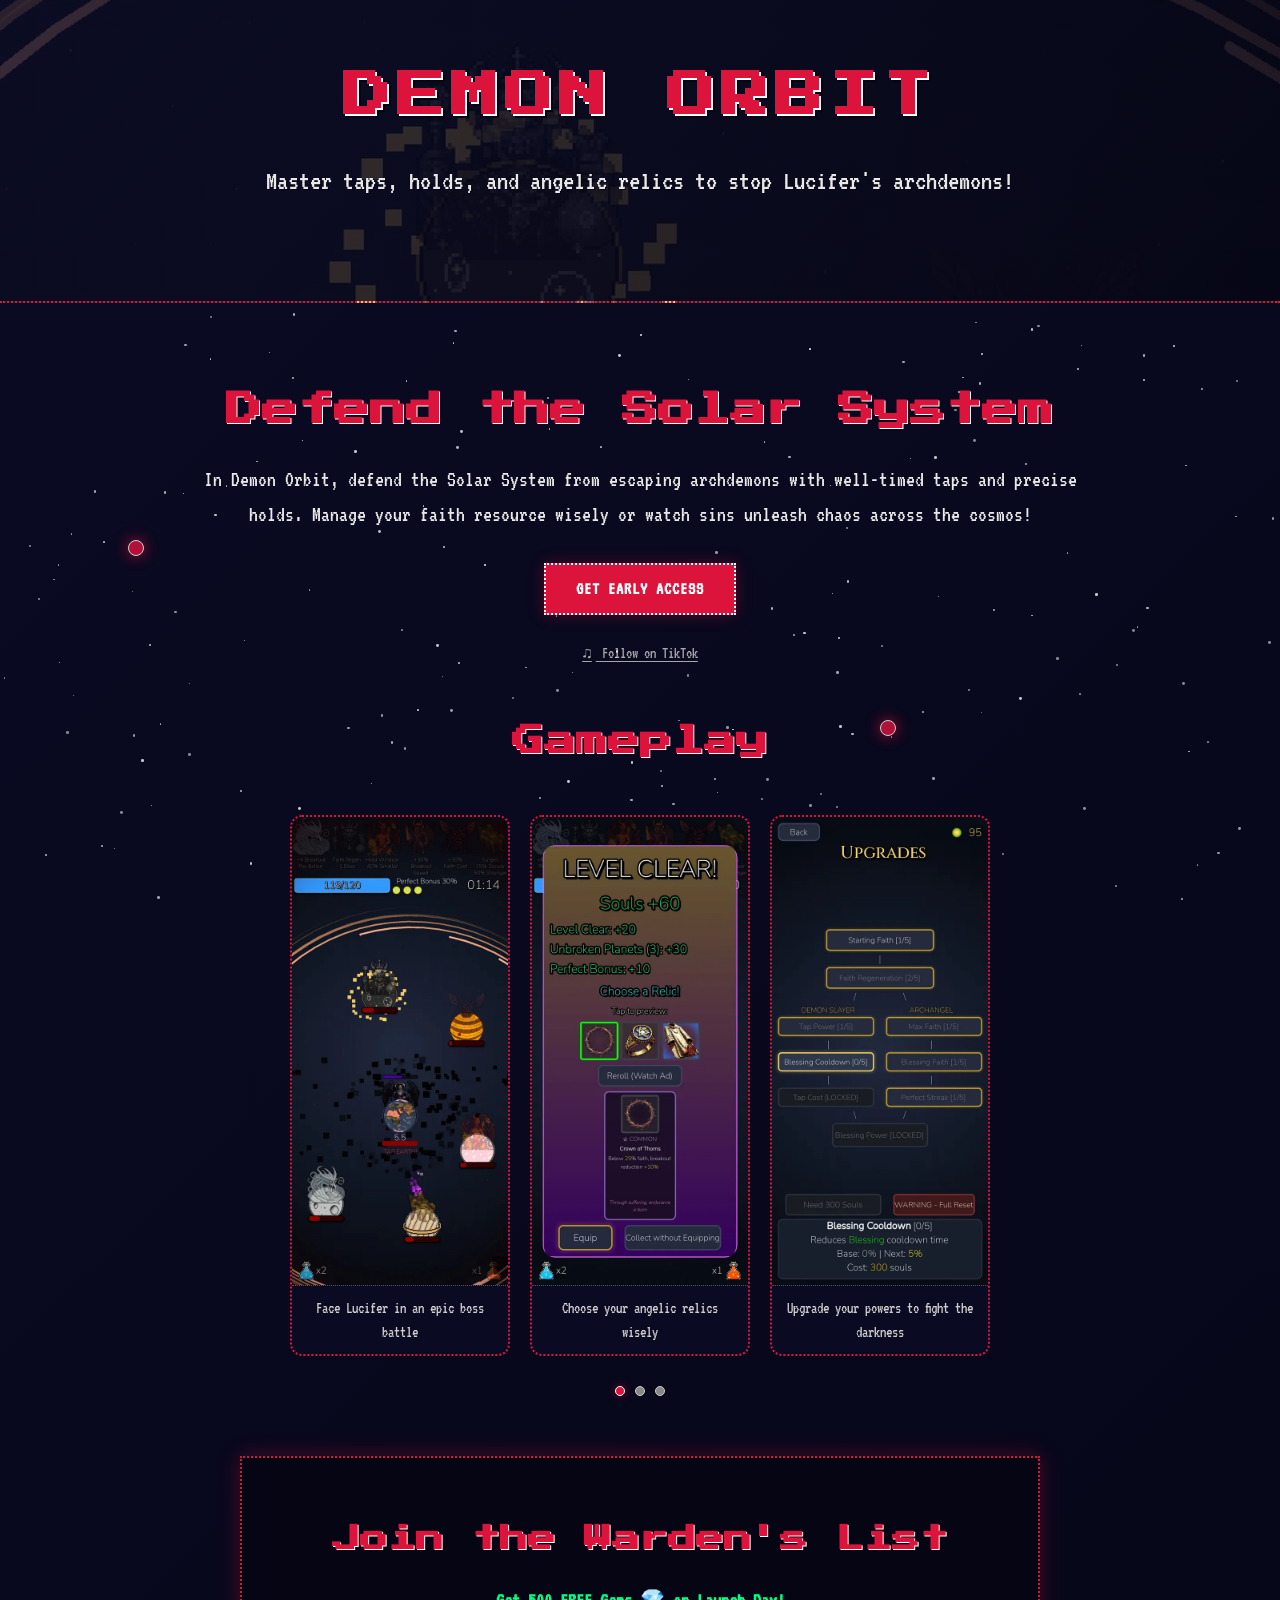
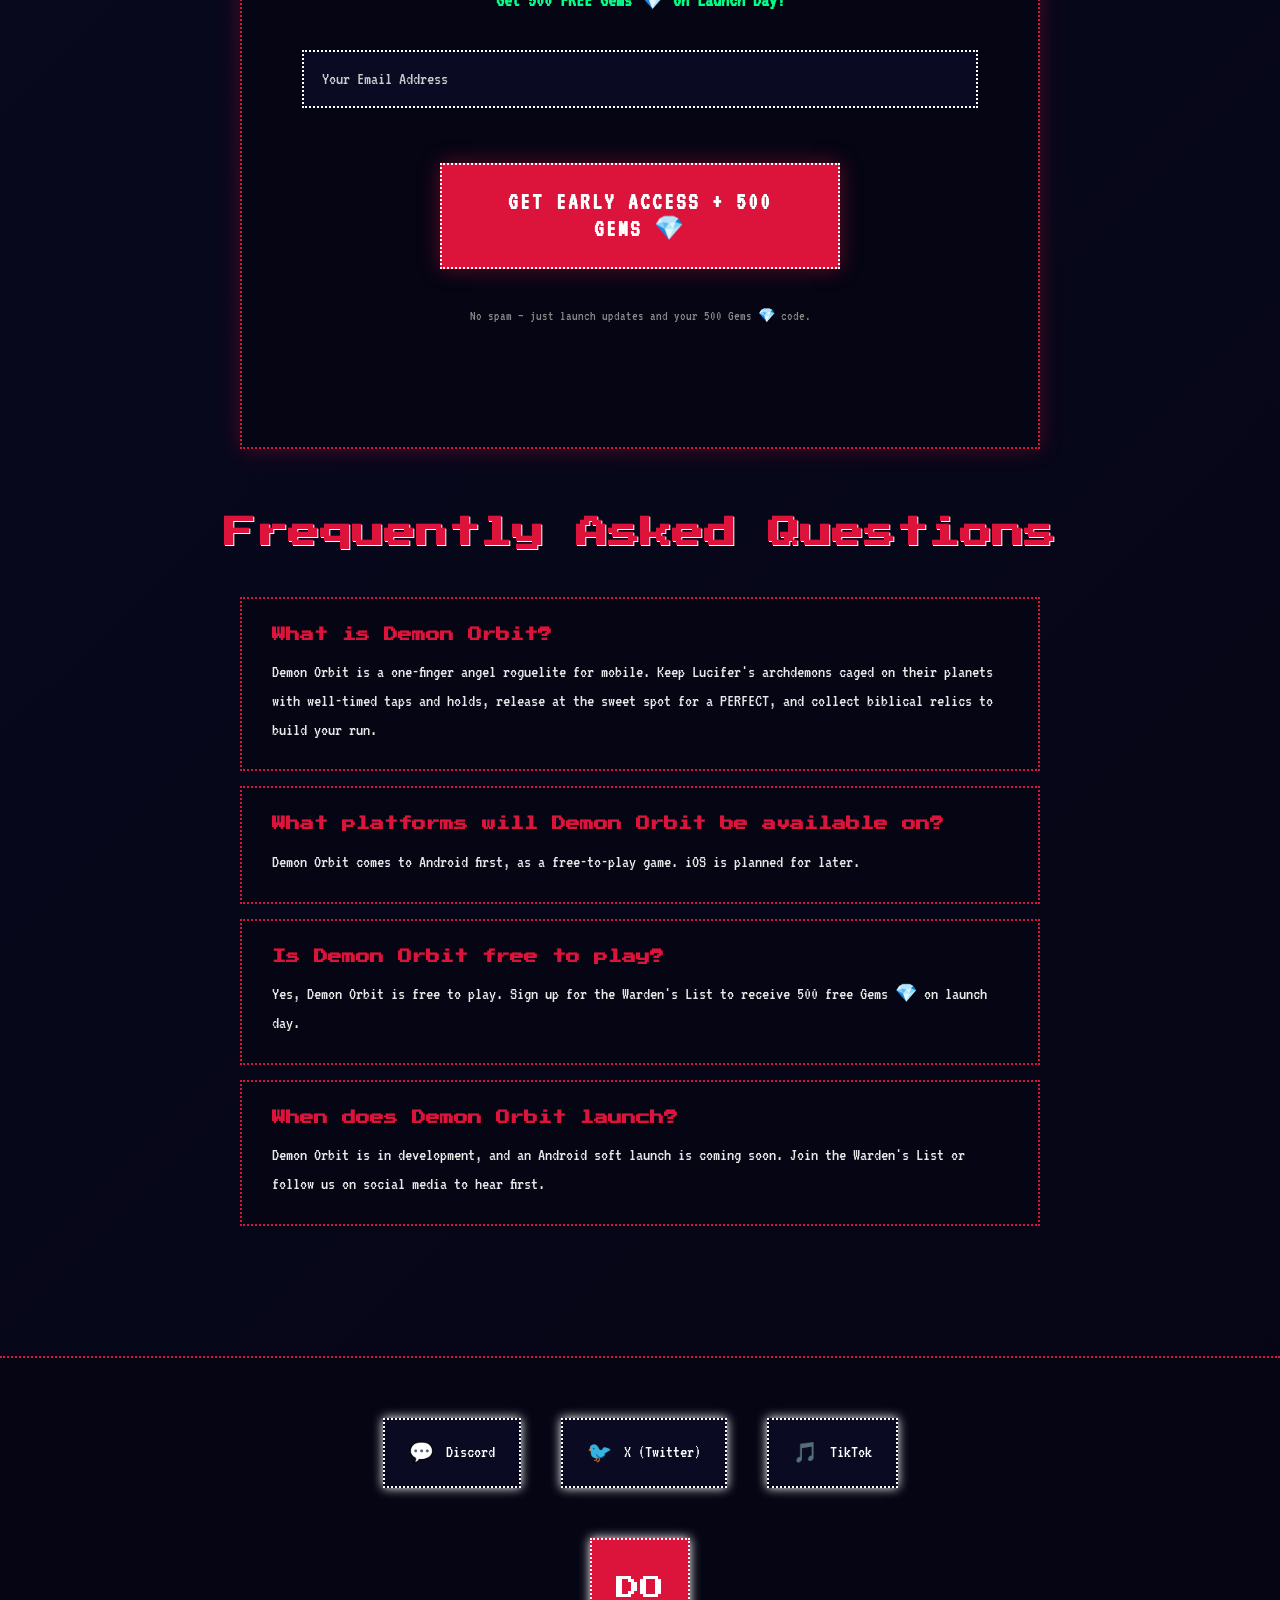
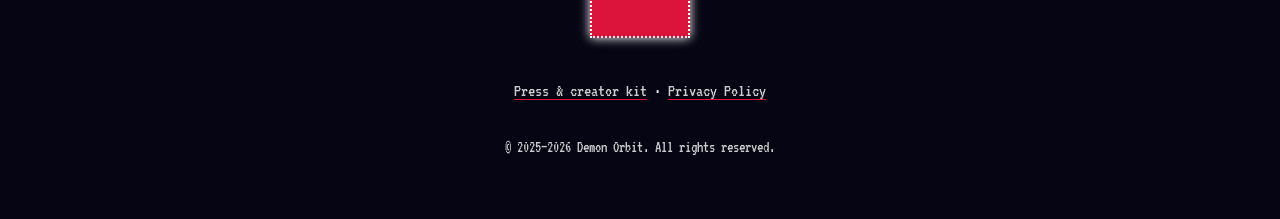
<file: index.html>
<!DOCTYPE html>
<html lang="en">
<head>
    <meta charset="UTF-8">
    <meta name="viewport" content="width=device-width, initial-scale=1.0">
    <title>Demon Orbit - Angel Roguelite for Android | Tap, Hold, Time It</title>
    <meta name="description" content="Demon Orbit is a free one-finger angel roguelite. Tap and hold to keep Lucifer's archdemons caged, release at the sweet spot for a PERFECT, and collect biblical relics. Coming to Android.">
    <meta name="keywords" content="demon orbit, demon orbit game, angel roguelite, roguelite, mobile roguelite, android roguelite, offline roguelite, free roguelite, timing game, tap timing game, one finger game, indie game, solo dev game, seven deadly sins game, archdemons, lucifer, biblical relics">
    <meta name="author" content="Demon Orbit Team">
    <meta property="og:title" content="Demon Orbit - Angel Roguelite for Android">
    <meta property="og:description" content="Tap, hold, time it. Keep Lucifer's archdemons caged in a one-finger angel roguelite. Join the Warden's List for 500 free Gems 💎.">
    <meta property="og:type" content="website">
    <meta property="og:image" content="https://demonorbit.com/demon-orbit-banner.webp">
    <meta property="og:url" content="https://demonorbit.com/">
    <meta property="og:site_name" content="Demon Orbit">
    <meta property="og:locale" content="en_US">
    <meta name="twitter:card" content="summary_large_image">
    <meta name="twitter:title" content="Demon Orbit - Angel Roguelite for Android">
    <meta name="twitter:description" content="Tap, hold, time it. Keep Lucifer's archdemons caged in a one-finger angel roguelite. Join the Warden's List for 500 free Gems 💎!">
    <meta name="twitter:image" content="https://demonorbit.com/demon-orbit-banner.webp">
    <meta name="twitter:url" content="https://demonorbit.com/">
    <meta name="twitter:site" content="@demon_orbit">
    <meta name="twitter:creator" content="@demon_orbit">
    <meta name="robots" content="index, follow">
    <meta name="language" content="English">
    <meta name="revisit-after" content="7 days">
    <meta name="theme-color" content="#DC143C">
    <meta name="rating" content="general">
    <link rel="canonical" href="https://demonorbit.com/">
    <link rel="icon" type="image/svg+xml" href="favicon.svg">
    <link rel="apple-touch-icon" href="favicon.svg">
    <link rel="preconnect" href="https://fonts.googleapis.com">
    <link rel="preconnect" href="https://fonts.gstatic.com" crossorigin>
    <link href="https://fonts.googleapis.com/css2?family=VT323:wght@400&family=Press+Start+2P&display=swap" rel="stylesheet">
    <link rel="preload" href="demon-orbit-banner.webp" as="image" type="image/webp">
    <link rel="preconnect" href="https://groot.mailerlite.com">
    <link rel="preconnect" href="https://assets.mailerlite.com">
    <link rel="stylesheet" href="styles.css">
    <script type="application/ld+json">
    {
        "@context": "https://schema.org",
        "@type": "VideoGame",
        "name": "Demon Orbit",
        "description": "A one-finger angel roguelite for Android. Tap or hold to keep six archdemons caged on planets that orbit Lucifer. Release a hold at the sweet spot for a PERFECT, manage your faith, and collect biblical relics.",
        "genre": ["Roguelite", "Action", "Casual"],
        "gamePlatform": ["Android"],
        "applicationCategory": "Game",
        "operatingSystem": "Android",
        "offers": {
            "@type": "Offer",
            "price": "0",
            "priceCurrency": "USD"
        },
        "playMode": "SinglePlayer",
        "inLanguage": "en",
        "dateCreated": "2025-01-01",
        "dateModified": "2026-10-11",
        "author": {
            "@type": "Person",
            "name": "NaamHenk"
        },
        "url": "https://demonorbit.com/",
        "image": "https://demonorbit.com/demon-orbit-banner.webp",
        "screenshot": [
            "https://demonorbit.com/Screenshots/lucifer_boss_1.webp",
            "https://demonorbit.com/Screenshots/relic_selection_1.webp",
            "https://demonorbit.com/Screenshots/upgrades_screen.webp"
        ],
        "sameAs": [
            "https://www.tiktok.com/@demonorbitgame",
            "https://x.com/demon_orbit",
            "https://discord.gg/tTaZUpHDRq"
        ]
    }
    </script>
    <script type="application/ld+json">
    {
        "@context": "https://schema.org",
        "@type": "FAQPage",
        "mainEntity": [
            {
                "@type": "Question",
                "name": "What is Demon Orbit?",
                "acceptedAnswer": {
                    "@type": "Answer",
                    "text": "Demon Orbit is a one-finger angel roguelite for mobile. Keep Lucifer's archdemons caged on their planets with well-timed taps and holds, release at the sweet spot for a PERFECT, and collect biblical relics to build your run."
                }
            },
            {
                "@type": "Question",
                "name": "What platforms will Demon Orbit be available on?",
                "acceptedAnswer": {
                    "@type": "Answer",
                    "text": "Demon Orbit comes to Android first, as a free-to-play game. iOS is planned for later."
                }
            },
            {
                "@type": "Question",
                "name": "Is Demon Orbit free to play?",
                "acceptedAnswer": {
                    "@type": "Answer",
                    "text": "Yes, Demon Orbit is free to play. Sign up for the Warden's List to receive 500 free Gems 💎 on launch day."
                }
            },
            {
                "@type": "Question",
                "name": "When does Demon Orbit launch?",
                "acceptedAnswer": {
                    "@type": "Answer",
                    "text": "Demon Orbit is in development, and an Android soft launch is coming soon. Join the Warden's List or follow us on social media to hear first."
                }
            }
        ]
    }
    </script>
</head>
<body>
    <!-- Animated Background Elements -->
    <div class="space-background">
        <div class="planet planet-1"></div>
        <div class="planet planet-2"></div>
        <div class="planet planet-3"></div>
        <div class="planet planet-4 mobile-hidden"></div>
        <div class="planet planet-5 mobile-hidden"></div>
    </div>

    <!-- Header Banner with Background Image -->
    <header class="header" style="background-image: url('demon-orbit-banner.webp');">
        <div class="header-overlay"></div>
        <div class="container">
            <h1 class="game-title">DEMON ORBIT</h1>
            <p class="subtitle">Master taps, holds, and angelic relics to stop Lucifer's archdemons!</p>
        </div>
    </header>

    <!-- Main Content -->
    <main class="main-content" id="main-content">
        <div class="container">

            <!-- Hero Section -->
            <section class="hero" id="home">
                <div class="hero-content">
                    <h2 class="hero-title">Defend the Solar System</h2>
                    <p class="hero-pitch">
                        In Demon Orbit, defend the Solar System from escaping archdemons with well-timed taps and precise holds.
                        Manage your faith resource wisely or watch sins unleash chaos across the cosmos!
                    </p>

                    <div class="pre-trailer-cta">
                        <button class="cta-quick" onclick="document.getElementById('signup').scrollIntoView({behavior: 'smooth'})">
                            Get Early Access
                        </button>
                    </div>

                    <p class="hero-secondary-link">
                        <a href="https://www.tiktok.com/@demonorbitgame" target="_blank" rel="noopener noreferrer" class="tiktok-subtle-link">
                            <span class="tiktok-icon">&#9835;</span> Follow on TikTok
                        </a>
                    </p>
                </div>
            </section>

            <!-- Screenshot Showcase -->
            <section class="screenshots-section" id="screenshots">
                <div class="section-content">
                    <h2 class="section-title">Gameplay</h2>
                    <div class="screenshot-carousel-wrapper">
                        <div class="screenshot-carousel">
                            <div class="screenshot-track">
                                <div class="screenshot-slide">
                                    <img src="Screenshots/lucifer_boss_1.webp" alt="Lucifer boss fight in Demon Orbit" class="screenshot-img" width="540" height="1170" loading="lazy">
                                    <p class="screenshot-caption">Face Lucifer in an epic boss battle</p>
                                </div>
                                <div class="screenshot-slide">
                                    <img src="Screenshots/relic_selection_1.webp" alt="Angelic relic selection screen in Demon Orbit" class="screenshot-img" width="540" height="1170" loading="lazy">
                                    <p class="screenshot-caption">Choose your angelic relics wisely</p>
                                </div>
                                <div class="screenshot-slide">
                                    <img src="Screenshots/upgrades_screen.webp" alt="Upgrade progression screen in Demon Orbit" class="screenshot-img" width="540" height="1170" loading="lazy">
                                    <p class="screenshot-caption">Upgrade your powers to fight the darkness</p>
                                </div>
                            </div>
                        </div>
                        <div class="carousel-dots">
                            <span class="carousel-dot active" data-index="0"></span>
                            <span class="carousel-dot" data-index="1"></span>
                            <span class="carousel-dot" data-index="2"></span>
                        </div>
                    </div>
                </div>
            </section>

            <!-- Email Signup Section -->
            <section class="email-section" id="signup">
                <div class="section-content">
                    <div class="hero-cta">
                        <h3 class="signup-title">Join the Warden's List</h3>
                        <p class="incentive-text">Get 500 FREE Gems 💎 on Launch Day!</p>

                        <form class="signup-form" id="mailerlite-form" action="https://assets.mailerlite.com/jsonp/1939220/forms/180553238952543486/subscribe" method="post">
                            <div class="form-group">
                                <input type="email" class="form-input" placeholder="Your Email Address" name="fields[email]" required aria-label="Your email address (required)" autocomplete="email">
                            </div>
                            <input type="hidden" name="ml-submit" value="1">
                            <input type="hidden" name="anticsrf" value="true">
                            <button type="submit" class="hero-cta-button">Get Early Access + 500 Gems 💎</button>
                            <p class="form-trust">No spam — just launch updates and your 500 Gems 💎 code.</p>
                            <p class="form-status" aria-live="polite"></p>
                        </form>
                    </div>
                </div>
            </section>

            <!-- FAQ Section -->
            <section class="faq-section" id="faq">
                <div class="section-content">
                    <h2 class="section-title">Frequently Asked Questions</h2>
                    <div class="faq-list">
                        <div class="faq-item">
                            <h3 class="faq-question">What is Demon Orbit?</h3>
                            <p class="faq-answer">Demon Orbit is a one-finger angel roguelite for mobile. Keep Lucifer's archdemons caged on their planets with well-timed taps and holds, release at the sweet spot for a PERFECT, and collect biblical relics to build your run.</p>
                        </div>
                        <div class="faq-item">
                            <h3 class="faq-question">What platforms will Demon Orbit be available on?</h3>
                            <p class="faq-answer">Demon Orbit comes to Android first, as a free-to-play game. iOS is planned for later.</p>
                        </div>
                        <div class="faq-item">
                            <h3 class="faq-question">Is Demon Orbit free to play?</h3>
                            <p class="faq-answer">Yes, Demon Orbit is free to play. Sign up for the Warden's List to receive 500 free Gems 💎 on launch day.</p>
                        </div>
                        <div class="faq-item">
                            <h3 class="faq-question">When does Demon Orbit launch?</h3>
                            <p class="faq-answer">Demon Orbit is in development, and an Android soft launch is coming soon. Join the Warden's List or follow us on social media to hear first.</p>
                        </div>
                    </div>
                </div>
            </section>
        </div>
    </main>

    <!-- Footer -->
    <footer class="footer">
        <div class="container">
            <div class="social-links">
                <a href="https://discord.gg/tTaZUpHDRq" class="social-link" target="_blank" rel="noopener noreferrer" aria-label="Join Demon Orbit Discord community">
                    <span class="social-icon">💬</span> Discord
                </a>
                <a href="https://x.com/demon_orbit" class="social-link" target="_blank" rel="noopener noreferrer" aria-label="Follow Demon Orbit on X (Twitter)">
                    <span class="social-icon">🐦</span> X (Twitter)
                </a>
                <a href="https://www.tiktok.com/@demonorbitgame" class="social-link" target="_blank" rel="noopener noreferrer" aria-label="Follow Demon Orbit on TikTok">
                    <span class="social-icon">🎵</span> TikTok
                </a>
            </div>

            <div class="game-logo" aria-label="Demon Orbit game logo">
                <span class="logo-text">DO</span>
            </div>

            <p class="footer-legal"><a href="/press/">Press &amp; creator kit</a> · <a href="/privacy/">Privacy Policy</a></p>

            <p class="copyright">&copy; 2025–2026 Demon Orbit. All rights reserved.</p>
        </div>
    </footer>

    <script src="content.js"></script>
    <script src="script.js"></script>
    <script src="https://groot.mailerlite.com/js/w/webforms.min.js?v95037e5bac78f29ed026832ca21a7c7b" defer></script>
    <script>fetch("https://assets.mailerlite.com/jsonp/1939220/forms/180553238952543486/takel")</script>
</body>
</html>
</file>
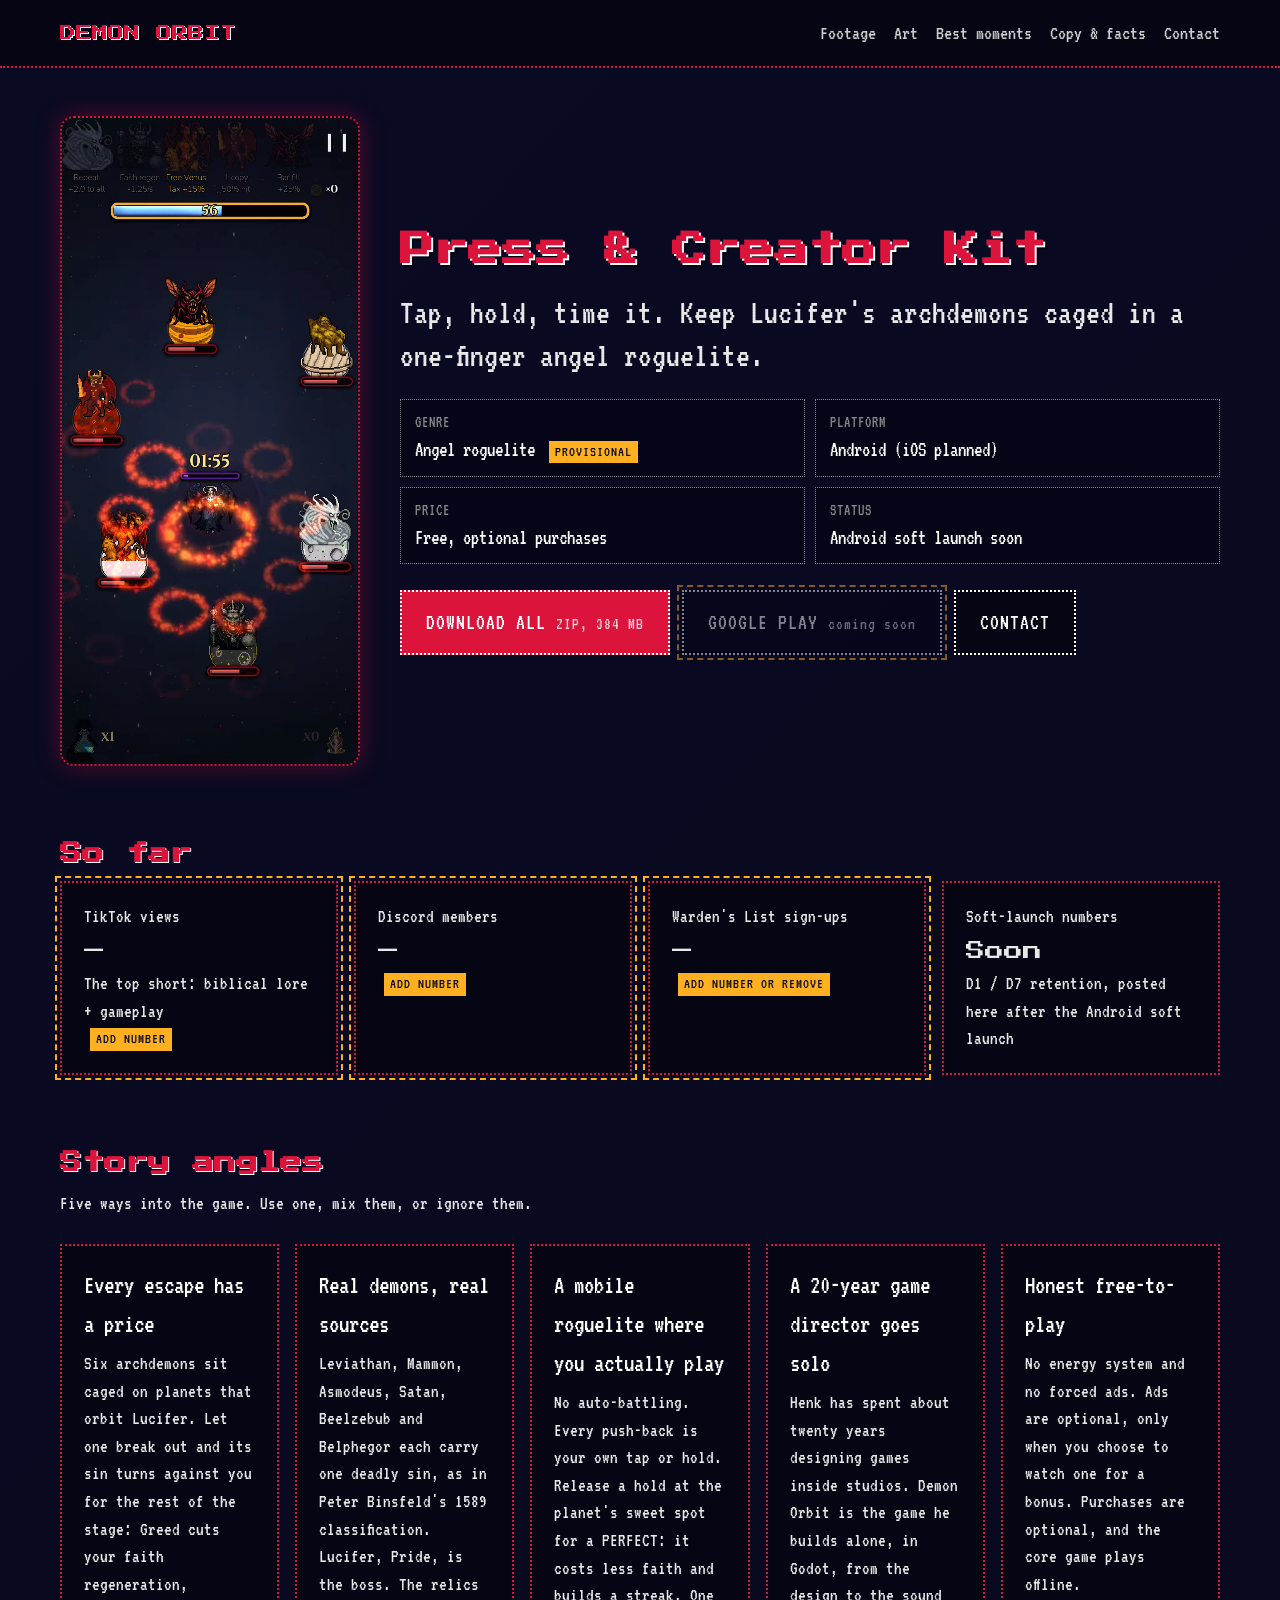
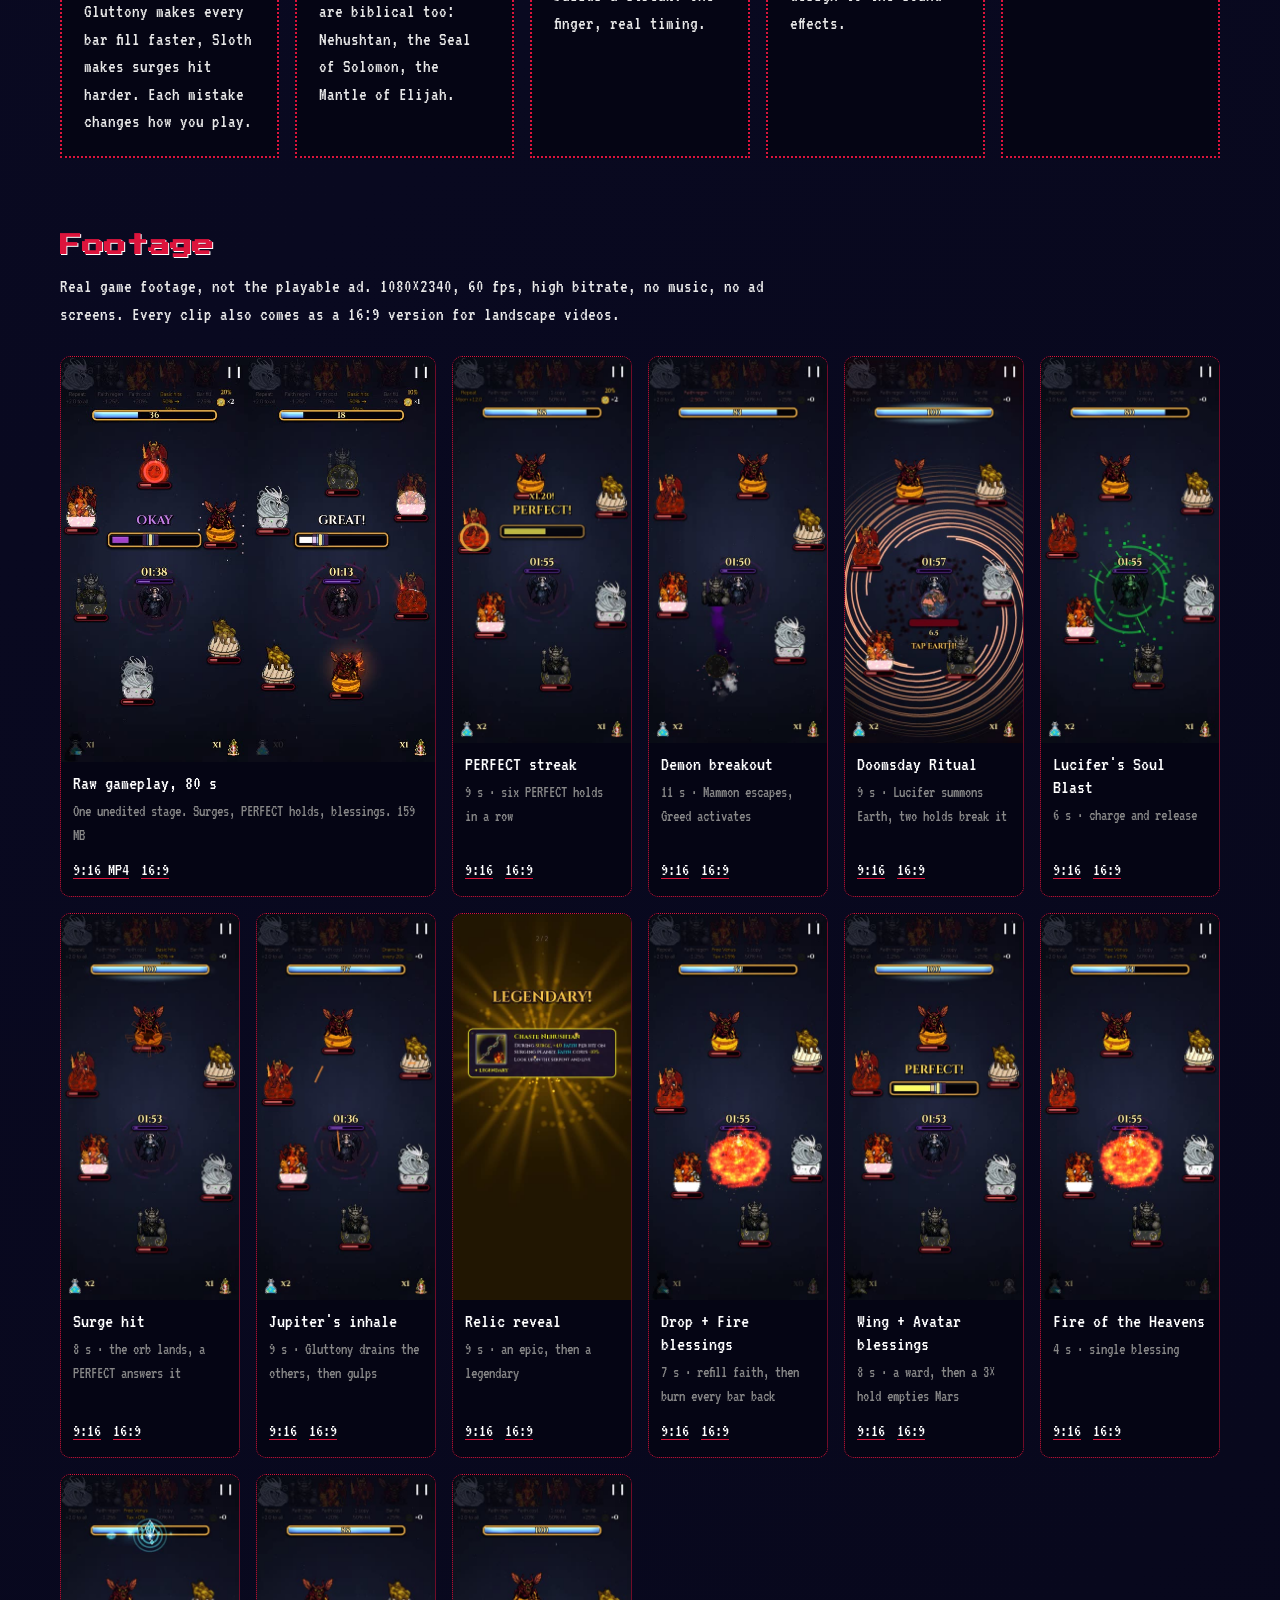
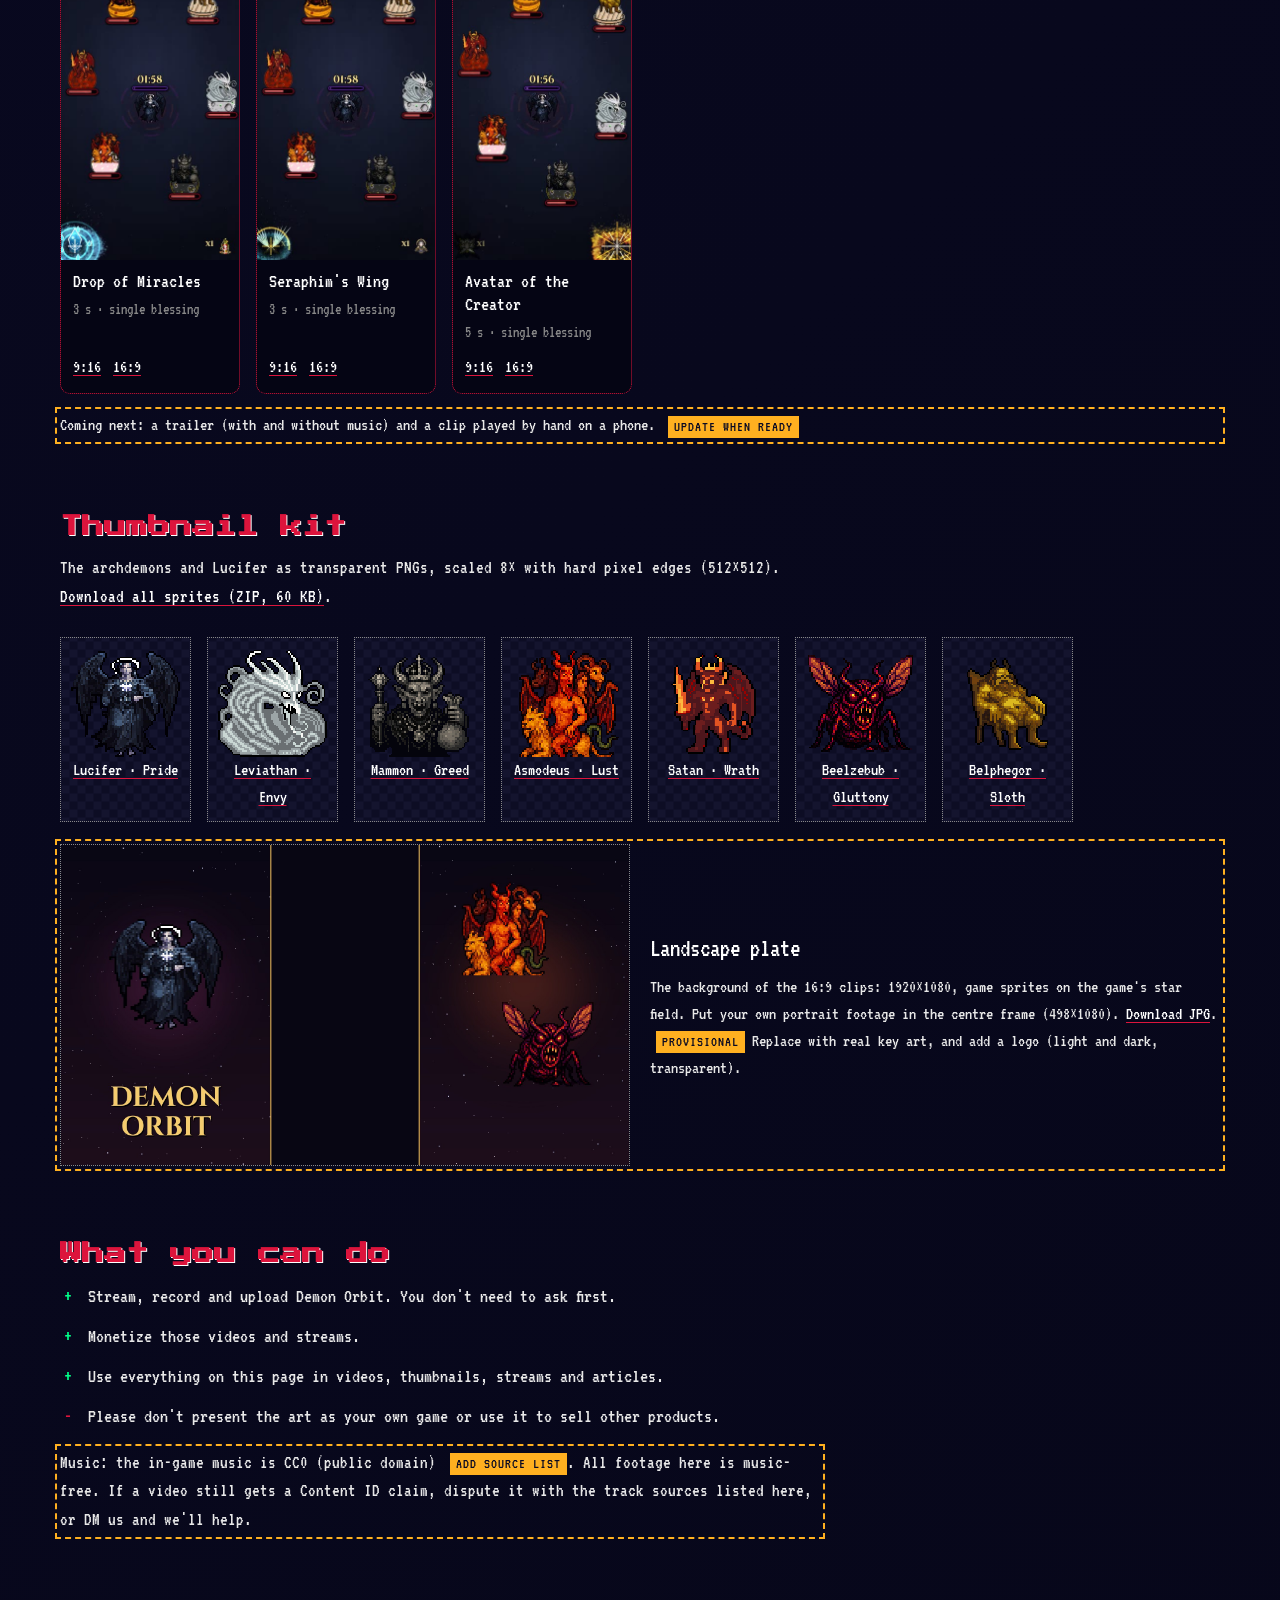
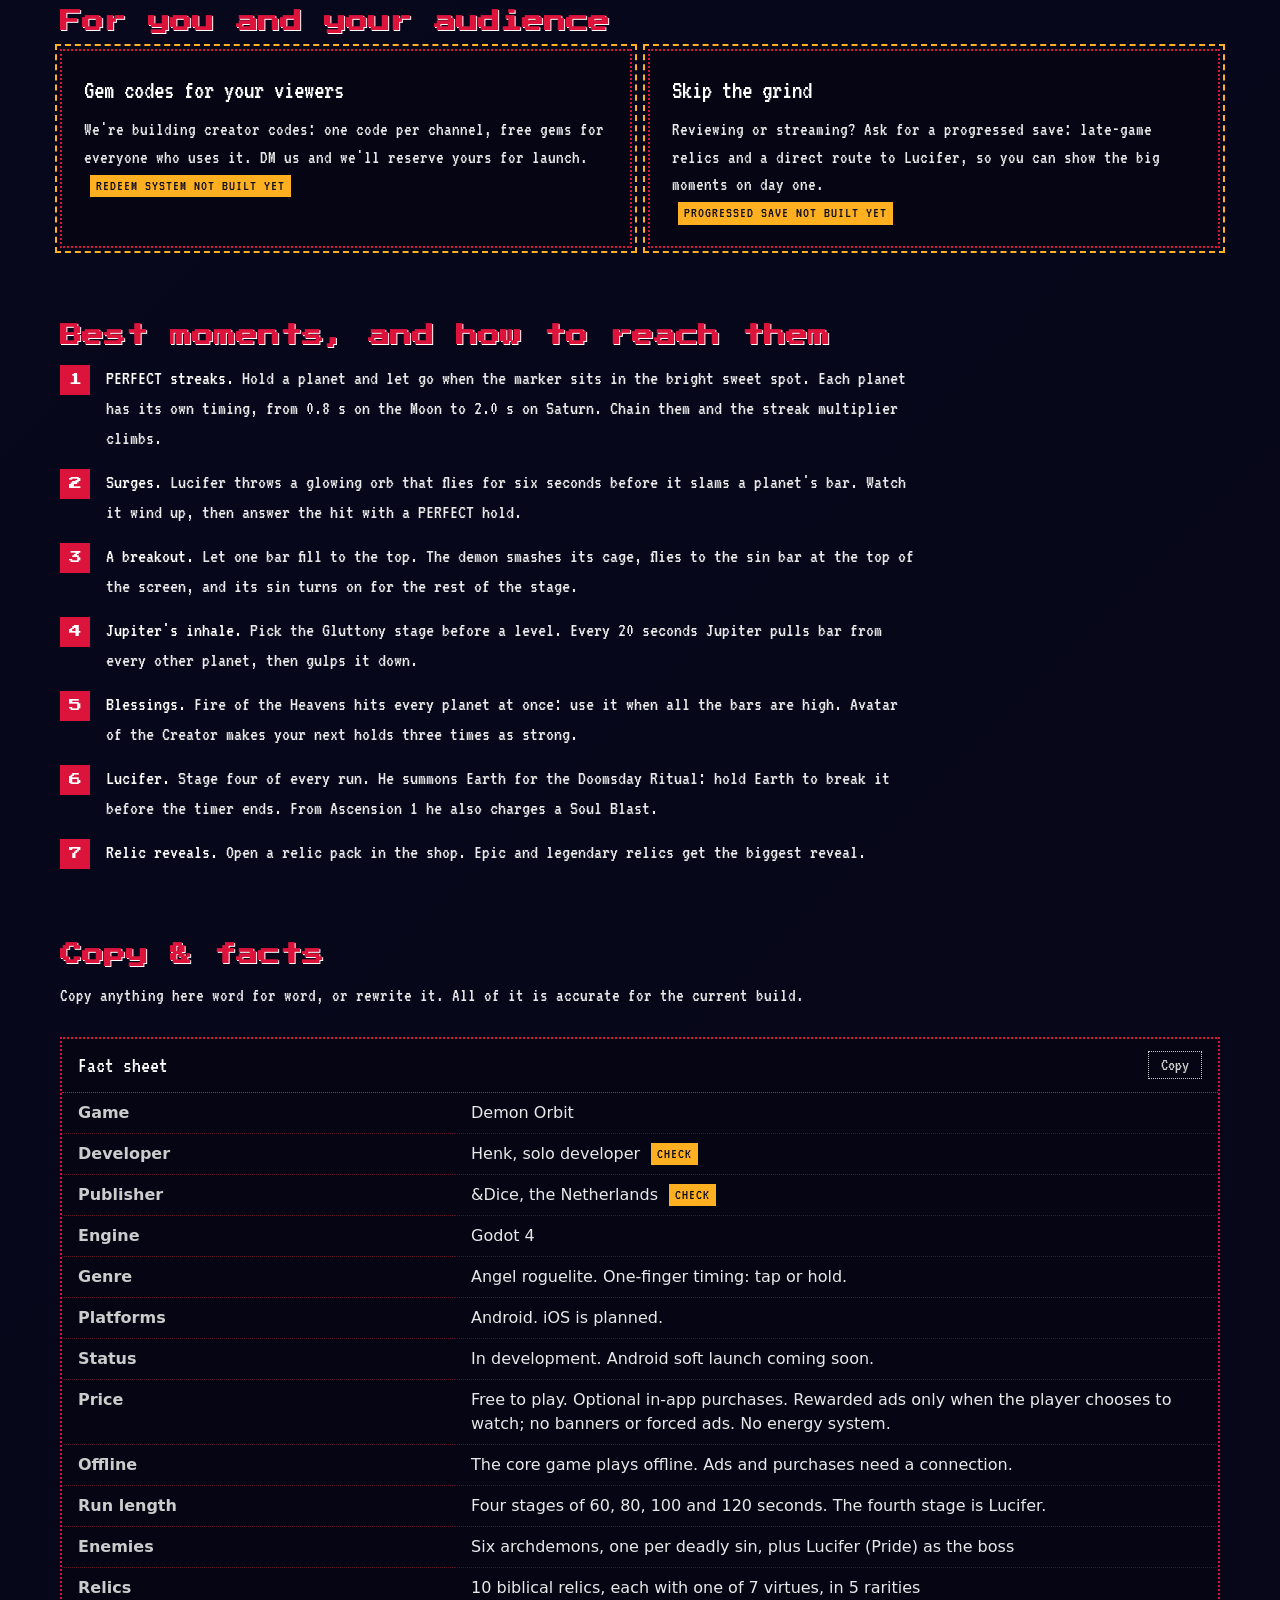
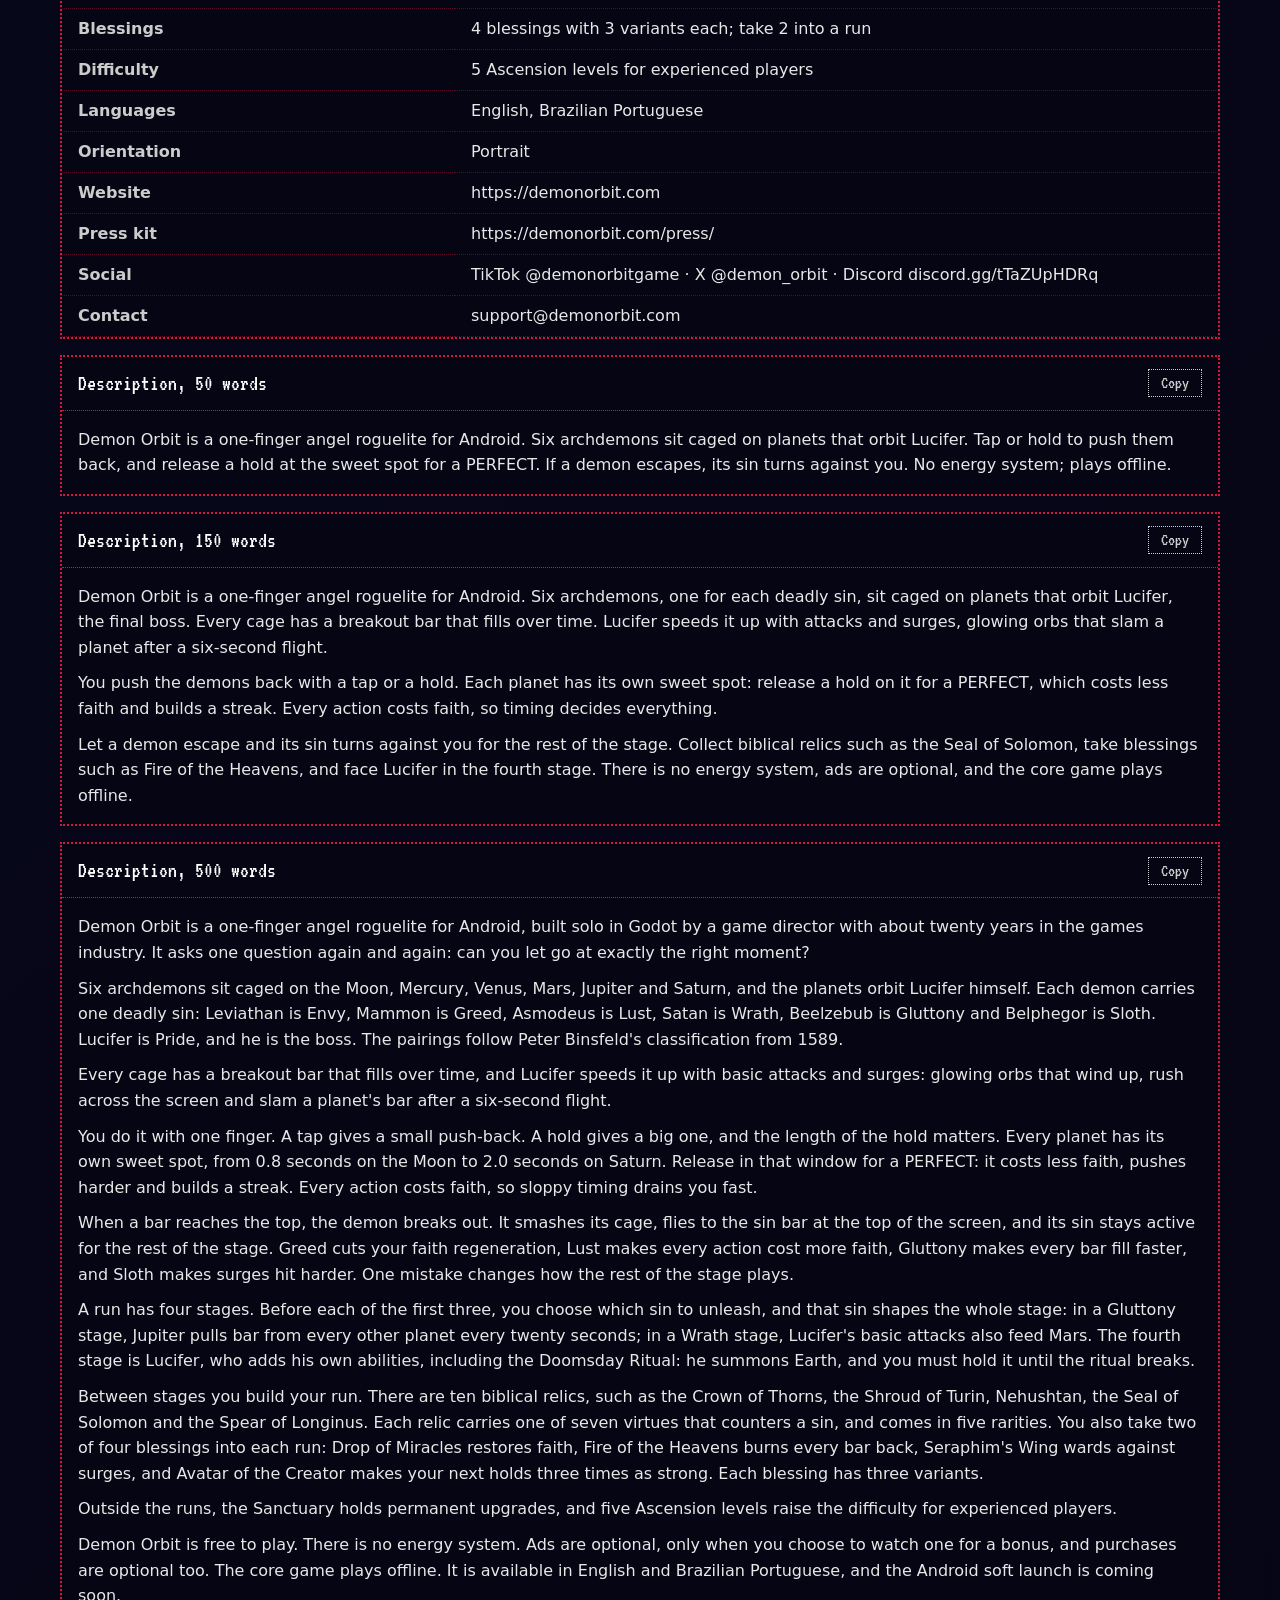
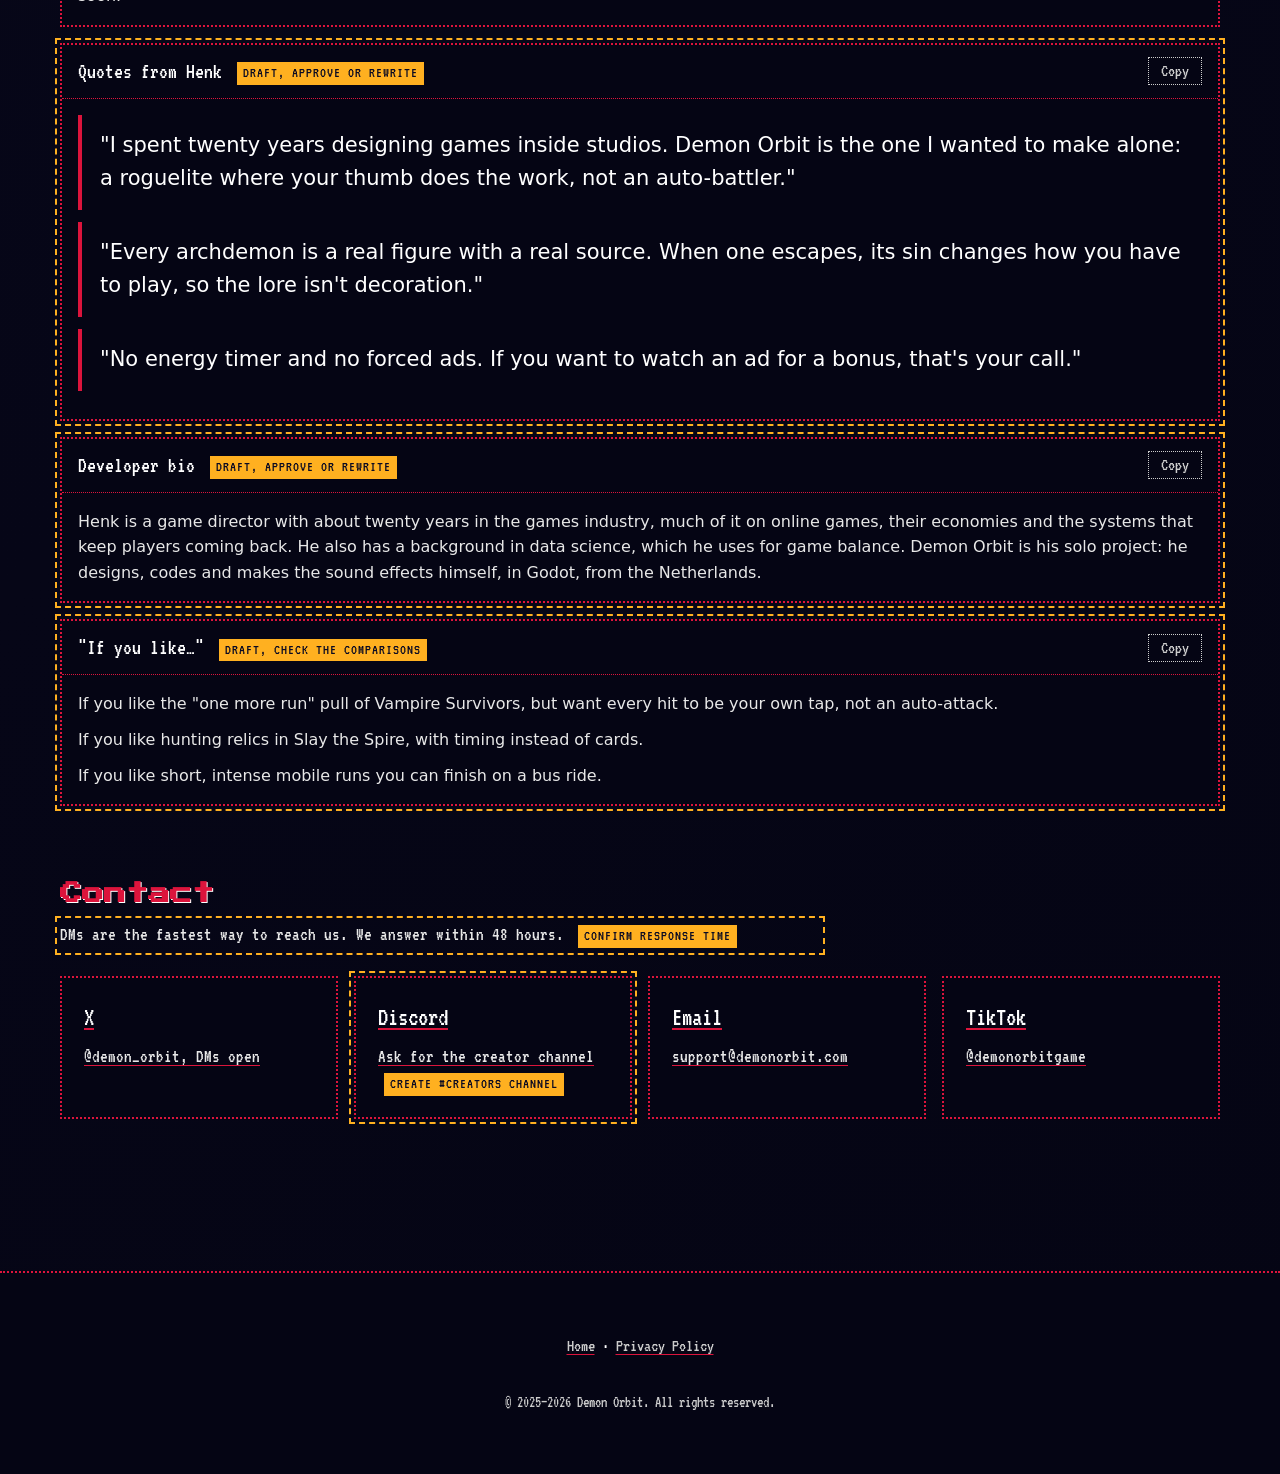
<file: press/index.html>
<!DOCTYPE html>
<html lang="en">
<head>
    <meta charset="UTF-8">
    <meta name="viewport" content="width=device-width, initial-scale=1.0">
    <title>Press Kit - Demon Orbit</title>
    <meta name="description" content="Demon Orbit press and creator kit: gameplay clips, raw footage, sprites, facts and copy for creators and writers. Free to use for videos, streams and articles.">
    <meta name="robots" content="index, follow">
    <meta name="theme-color" content="#DC143C">
    <link rel="canonical" href="https://demonorbit.com/press/">
    <meta property="og:title" content="Demon Orbit - Press &amp; Creator Kit">
    <meta property="og:description" content="Clips, raw footage, sprites and facts for Demon Orbit, a one-finger angel roguelite. Stream it, record it, monetize it.">
    <meta property="og:type" content="website">
    <meta property="og:url" content="https://demonorbit.com/press/">
    <meta property="og:image" content="https://demonorbit.com/press/media/hero-loop-poster.jpg">
    <meta property="og:site_name" content="Demon Orbit">
    <meta name="twitter:card" content="summary_large_image">
    <meta name="twitter:site" content="@demon_orbit">
    <link rel="icon" type="image/svg+xml" href="../favicon.svg">
    <link rel="preconnect" href="https://fonts.googleapis.com">
    <link rel="preconnect" href="https://fonts.gstatic.com" crossorigin>
    <link href="https://fonts.googleapis.com/css2?family=VT323:wght@400&family=Press+Start+2P&display=swap" rel="stylesheet">
    <link rel="stylesheet" href="../styles.css">
    <script type="application/ld+json">
    {
        "@context": "https://schema.org",
        "@graph": [
            {
                "@type": "VideoGame",
                "@id": "https://demonorbit.com/#game",
                "name": "Demon Orbit",
                "url": "https://demonorbit.com/",
                "description": "A one-finger angel roguelite for Android. Tap or hold to keep six archdemons caged on planets that orbit Lucifer. Release a hold at the sweet spot for a PERFECT. If a demon escapes, its sin turns against you.",
                "genre": ["Roguelite", "Action", "Casual"],
                "gamePlatform": ["Android"],
                "operatingSystem": "Android",
                "applicationCategory": "Game",
                "playMode": "SinglePlayer",
                "numberOfPlayers": { "@type": "QuantitativeValue", "value": 1 },
                "inLanguage": ["en", "pt-BR"],
                "offers": { "@type": "Offer", "price": "0", "priceCurrency": "USD" },
                "image": "https://demonorbit.com/press/media/hero-loop-poster.jpg",
                "video": {
                    "@type": "VideoObject",
                    "name": "Demon Orbit gameplay loop",
                    "description": "Nine seconds of real Demon Orbit gameplay: a PERFECT hold, Fire of the Heavens, a demon breakout, Lucifer's Soul Blast and the Doomsday Ritual.",
                    "thumbnailUrl": "https://demonorbit.com/press/media/hero-loop-poster.jpg",
                    "contentUrl": "https://demonorbit.com/press/media/hero-loop.mp4",
                    "uploadDate": "2026-10-11",
                    "duration": "PT9S"
                },
                "author": { "@type": "Person", "name": "Henk" },
                "publisher": { "@id": "https://demonorbit.com/#org" },
                "sameAs": [
                    "https://www.tiktok.com/@demonorbitgame",
                    "https://x.com/demon_orbit",
                    "https://discord.gg/tTaZUpHDRq"
                ]
            },
            {
                "@type": "Organization",
                "@id": "https://demonorbit.com/#org",
                "name": "&Dice",
                "url": "https://demonorbit.com/",
                "email": "support@demonorbit.com",
                "address": { "@type": "PostalAddress", "addressCountry": "NL" },
                "sameAs": [
                    "https://www.tiktok.com/@demonorbitgame",
                    "https://x.com/demon_orbit",
                    "https://discord.gg/tTaZUpHDRq"
                ]
            }
        ]
    }
    </script>
    <style>
        /* Press page. Shared tokens and fonts come from ../styles.css */
        .press-header {
            border-bottom: var(--crimson-border);
            background: var(--darker-navy);
            padding: 18px 0;
            position: relative;
            z-index: 10;
        }
        .press-header .container {
            display: flex;
            align-items: center;
            justify-content: space-between;
            gap: 16px;
            flex-wrap: wrap;
        }
        .press-brand {
            font-family: 'Press Start 2P', monospace;
            font-size: 16px;
            color: var(--crimson);
            text-decoration: none;
            text-shadow: 1px 1px 0 var(--white);
        }
        .press-nav { display: flex; gap: 18px; flex-wrap: wrap; }
        .press-nav a {
            color: var(--gray);
            font-size: 20px;
            text-decoration: none;
        }
        .press-nav a:hover { color: var(--white); }

        .press { padding: 48px 0 80px; position: relative; z-index: 1; }
        .press section { margin: 0 0 72px; }
        .press h1 {
            font-family: 'Press Start 2P', monospace;
            font-size: clamp(20px, 4vw, 34px);
            line-height: 1.4;
            color: var(--crimson);
            text-shadow: 2px 2px 0 var(--white), 4px 4px 0 var(--darker-navy);
            margin-bottom: 18px;
        }
        .press h2 {
            font-family: 'Press Start 2P', monospace;
            font-size: clamp(15px, 2.6vw, 22px);
            line-height: 1.5;
            color: var(--crimson);
            text-shadow: 1px 1px 0 var(--white);
            margin-bottom: 10px;
        }
        .press h3 {
            font-family: 'VT323', monospace;
            font-size: 26px;
            font-weight: 400;
            color: var(--white);
            margin: 0 0 6px;
        }
        .lede { font-size: 22px; color: var(--light-gray); max-width: 760px; margin-bottom: 26px; }
        .section-note { font-size: 19px; color: var(--gray); max-width: 760px; margin-bottom: 26px; }
        .press p, .press li { color: var(--light-gray); }
        .press a { color: var(--white); text-decoration-color: var(--crimson); text-underline-offset: 3px; }
        .press a:hover { color: var(--crimson); }

        /* 1. The 3-second answer */
        .answer {
            display: grid;
            grid-template-columns: minmax(0, 300px) minmax(0, 1fr);
            gap: 40px;
            align-items: center;
        }
        .loop-frame {
            border: var(--crimson-border);
            border-radius: 14px;
            overflow: hidden;
            background: var(--darker-navy);
            box-shadow: 0 0 24px rgba(220, 20, 60, 0.35);
            aspect-ratio: 720 / 1560;
        }
        .loop-frame video { width: 100%; height: 100%; display: block; object-fit: cover; }
        .pitch {
            font-size: clamp(24px, 3.4vw, 34px);
            line-height: 1.25;
            color: var(--white);
            margin-bottom: 22px;
        }
        .facts-row {
            display: grid;
            grid-template-columns: repeat(2, minmax(0, 1fr));
            gap: 10px;
            margin-bottom: 26px;
        }
        .fact-chip {
            border: 1px dotted var(--dark-gray);
            background: rgba(5, 5, 20, 0.7);
            padding: 10px 14px;
        }
        .fact-chip dt { font-size: 16px; color: var(--dark-gray); text-transform: uppercase; letter-spacing: 1px; }
        .fact-chip dd { font-size: 21px; color: var(--white); }
        .btn-row { display: flex; gap: 12px; flex-wrap: wrap; }
        .btn {
            font-family: 'VT323', monospace;
            font-size: 22px;
            text-transform: uppercase;
            letter-spacing: 1px;
            padding: 14px 24px;
            border: 2px dotted var(--white);
            background: var(--crimson);
            color: var(--white) !important;
            text-decoration: none;
            display: inline-block;
            transition: transform 0.2s ease, background 0.2s ease;
        }
        .btn:hover { background: var(--white); color: var(--crimson) !important; transform: translateY(-2px); }
        .btn.ghost { background: var(--darker-navy); }
        .btn.ghost:hover { background: var(--crimson); color: var(--white) !important; }
        .btn[aria-disabled="true"] { opacity: 0.5; pointer-events: none; }
        .btn small { font-size: 17px; opacity: 0.8; text-transform: none; }

        /* Cards and grids */
        .grid { display: grid; gap: 16px; }
        .grid.angles { grid-template-columns: repeat(auto-fit, minmax(205px, 1fr)); }
        .card {
            background: var(--darker-navy);
            border: var(--crimson-border);
            padding: 20px 22px;
        }
        .card p { font-size: 19px; line-height: 1.45; }
        .stats { grid-template-columns: repeat(auto-fit, minmax(170px, 1fr)); }
        .stat-num { font-family: 'Press Start 2P', monospace; font-size: 22px; color: var(--green); margin: 6px 0; }

        /* Footage */
        .clips { grid-template-columns: repeat(auto-fill, minmax(160px, 1fr)); }
        .clip {
            background: var(--darker-navy);
            border: 1px dotted var(--crimson);
            border-radius: 10px;
            overflow: hidden;
            display: flex;
            flex-direction: column;
        }
        .clip img { width: 100%; height: auto; display: block; aspect-ratio: 360 / 780; object-fit: cover; }
        .clip-body { padding: 10px 12px 12px; display: flex; flex-direction: column; gap: 4px; flex: 1; }
        .clip-title { font-size: 20px; color: var(--white); line-height: 1.15; }
        .clip-meta { font-size: 16px; color: var(--dark-gray); }
        .clip-links { margin-top: auto; padding-top: 6px; display: flex; gap: 12px; font-size: 18px; flex-wrap: wrap; }
        .clip.wide { grid-column: span 2; }
        .clip.wide .clip-media { display: grid; grid-template-columns: 1fr 1fr; }
        .footage-specs { font-size: 18px; color: var(--gray); margin-top: 18px; }

        /* Thumbnail kit */
        .sprites { grid-template-columns: repeat(auto-fill, minmax(120px, 1fr)); }
        .sprite {
            background: repeating-conic-gradient(#14142e 0% 25%, #0d0d24 0% 50%) 50% / 16px 16px;
            border: 1px dotted var(--dark-gray);
            padding: 10px;
            text-align: center;
        }
        .sprite img { width: 100%; height: auto; image-rendering: pixelated; display: block; }
        .sprite a { font-size: 18px; }
        .plate { margin-top: 22px; display: grid; grid-template-columns: minmax(0, 1fr) minmax(0, 1fr); gap: 20px; align-items: center; }
        .plate img { width: 100%; height: auto; border: 1px dotted var(--dark-gray); display: block; }

        /* Lists */
        .tick-list { list-style: none; display: grid; gap: 10px; max-width: 820px; }
        .tick-list li { font-size: 20px; padding-left: 28px; position: relative; }
        .tick-list li::before { content: "+"; position: absolute; left: 4px; color: var(--green); }
        .tick-list li.no::before { content: "-"; color: var(--crimson); }
        .moments { counter-reset: m; list-style: none; display: grid; gap: 14px; max-width: 860px; }
        .moments li { counter-increment: m; font-size: 20px; padding-left: 46px; position: relative; }
        .moments li::before {
            content: counter(m);
            position: absolute; left: 0; top: 2px;
            font-family: 'Press Start 2P', monospace; font-size: 13px;
            color: var(--white); background: var(--crimson);
            width: 30px; height: 30px; display: grid; place-items: center;
        }
        .moments strong { color: var(--white); font-weight: 400; }

        /* Copy blocks */
        .copy-block { background: var(--darker-navy); border: var(--crimson-border); margin-bottom: 16px; }
        .copy-head {
            display: flex; justify-content: space-between; align-items: center; gap: 10px;
            padding: 10px 16px; border-bottom: 1px dotted var(--crimson);
        }
        .copy-head h3 { margin: 0; font-size: 22px; }
        .copy-btn {
            font-family: 'VT323', monospace; font-size: 18px;
            background: transparent; color: var(--gray);
            border: 1px dotted var(--gray); padding: 4px 12px; cursor: pointer;
        }
        .copy-btn:hover { color: var(--white); border-color: var(--white); }
        .copy-text {
            padding: 16px; font-family: system-ui, -apple-system, "Segoe UI", Roboto, Arial, sans-serif;
            font-size: 16px; line-height: 1.6; color: var(--light-gray);
        }
        .copy-text p + p { margin-top: 10px; }
        .fact-table { width: 100%; border-collapse: collapse; font-family: system-ui, -apple-system, "Segoe UI", Roboto, Arial, sans-serif; font-size: 16px; }
        .fact-table th, .fact-table td { text-align: left; vertical-align: top; padding: 8px 16px; border-bottom: 1px dotted rgba(220, 20, 60, 0.4); }
        .fact-table th { color: var(--gray); font-weight: 600; width: 34%; }
        .fact-table td { color: var(--light-gray); overflow-wrap: anywhere; }
        .fact-table { table-layout: fixed; }
        blockquote.quote {
            margin: 0 0 12px; padding: 14px 18px; border-left: 4px solid var(--crimson);
            background: rgba(5, 5, 20, 0.6); font-size: 21px; color: var(--white);
        }

        /* Contact */
        .contact { grid-template-columns: repeat(auto-fit, minmax(220px, 1fr)); }

        /* Review markers: remove before launch */
        .todo {
            outline: 2px dashed #FFB020;
            outline-offset: 3px;
            position: relative;
        }
        .todo-tag {
            display: inline-block;
            font-family: 'VT323', monospace;
            font-size: 15px;
            letter-spacing: 1px;
            color: #0A0A23;
            background: #FFB020;
            padding: 0 6px;
            margin-left: 6px;
            vertical-align: middle;
            text-transform: uppercase;
        }

        @media (max-width: 760px) {
            .answer { grid-template-columns: 1fr; gap: 24px; }
            .loop-frame { max-width: 260px; margin: 0 auto; }
            .plate { grid-template-columns: 1fr; }
            .clip.wide { grid-column: span 1; }
            .clip.wide .clip-media { grid-template-columns: 1fr; }
            .clip.wide .clip-media img + img { display: none; }
            .facts-row { grid-template-columns: 1fr 1fr; }
            .fact-table th { width: 40%; }
        }
        @media (max-width: 400px) {
            .facts-row { grid-template-columns: 1fr; }
            .btn { width: 100%; text-align: center; }
        }
        @media (prefers-reduced-motion: reduce) {
            .btn:hover { transform: none; }
        }
    </style>
</head>
<body>
    <div class="space-background"></div>

    <header class="press-header">
        <div class="container">
            <a class="press-brand" href="/">DEMON ORBIT</a>
            <nav class="press-nav" aria-label="Press kit sections">
                <a href="#footage">Footage</a>
                <a href="#art">Art</a>
                <a href="#moments">Best moments</a>
                <a href="#copy">Copy &amp; facts</a>
                <a href="#contact">Contact</a>
            </nav>
        </div>
    </header>

    <main class="press">
        <div class="container">

            <!-- 1. The 3-second answer -->
            <section class="answer" id="top" aria-labelledby="press-title">
                <div class="loop-frame">
                    <video poster="media/hero-loop-poster.jpg" autoplay muted loop playsinline preload="auto" aria-label="Nine seconds of Demon Orbit gameplay">
                        <source src="media/hero-loop.mp4" type="video/mp4">
                        <source src="media/hero-loop.webm" type="video/webm">
                    </video>
                </div>
                <div>
                    <h1 id="press-title">Press &amp; Creator Kit</h1>
                    <p class="pitch">Tap, hold, time it. Keep Lucifer's archdemons caged in a one-finger angel roguelite.</p>
                    <dl class="facts-row">
                        <div class="fact-chip"><dt>Genre</dt><dd>Angel roguelite <span class="todo-tag">provisional</span></dd></div>
                        <div class="fact-chip"><dt>Platform</dt><dd>Android (iOS planned)</dd></div>
                        <div class="fact-chip"><dt>Price</dt><dd>Free, optional purchases</dd></div>
                        <div class="fact-chip"><dt>Status</dt><dd>Android soft launch soon</dd></div>
                    </dl>
                    <div class="btn-row">
                        <a class="btn" href="https://github.com/NaamHenk/demon-orbit-landing/releases/download/press-kit-2026-10/demon-orbit-press-kit.zip">Download all <small>ZIP, 384 MB</small></a>
                        <a class="btn ghost todo" aria-disabled="true">Google Play <small>coming soon</small></a>
                        <a class="btn ghost" href="#contact">Contact</a>
                    </div>
                </div>
            </section>

            <!-- 2. Social proof -->
            <section id="proof" aria-labelledby="proof-title">
                <h2 id="proof-title">So far</h2>
                <div class="grid stats">
                    <div class="card todo"><p>TikTok views</p><p class="stat-num">—</p><p class="clip-meta">The top short: biblical lore + gameplay</p><span class="todo-tag">add number</span></div>
                    <div class="card todo"><p>Discord members</p><p class="stat-num">—</p><span class="todo-tag">add number</span></div>
                    <div class="card todo"><p>Warden's List sign-ups</p><p class="stat-num">—</p><span class="todo-tag">add number or remove</span></div>
                    <div class="card"><p>Soft-launch numbers</p><p class="stat-num">Soon</p><p class="clip-meta">D1 / D7 retention, posted here after the Android soft launch</p></div>
                </div>
            </section>

            <!-- 3. Angle bank -->
            <section id="angles" aria-labelledby="angles-title">
                <h2 id="angles-title">Story angles</h2>
                <p class="section-note">Five ways into the game. Use one, mix them, or ignore them.</p>
                <div class="grid angles">
                    <article class="card">
                        <h3>Every escape has a price</h3>
                        <p>Six archdemons sit caged on planets that orbit Lucifer. Let one break out and its sin turns against you for the rest of the stage: Greed cuts your faith regeneration, Gluttony makes every bar fill faster, Sloth makes surges hit harder. Each mistake changes how you play.</p>
                    </article>
                    <article class="card">
                        <h3>Real demons, real sources</h3>
                        <p>Leviathan, Mammon, Asmodeus, Satan, Beelzebub and Belphegor each carry one deadly sin, as in Peter Binsfeld's 1589 classification. Lucifer, Pride, is the boss. The relics are biblical too: Nehushtan, the Seal of Solomon, the Mantle of Elijah.</p>
                    </article>
                    <article class="card">
                        <h3>A mobile roguelite where you actually play</h3>
                        <p>No auto-battling. Every push-back is your own tap or hold. Release a hold at the planet's sweet spot for a PERFECT: it costs less faith and builds a streak. One finger, real timing.</p>
                    </article>
                    <article class="card">
                        <h3>A 20-year game director goes solo</h3>
                        <p>Henk has spent about twenty years designing games inside studios. Demon Orbit is the game he builds alone, in Godot, from the design to the sound effects.</p>
                    </article>
                    <article class="card">
                        <h3>Honest free-to-play</h3>
                        <p>No energy system and no forced ads. Ads are optional, only when you choose to watch one for a bonus. Purchases are optional, and the core game plays offline.</p>
                    </article>
                </div>
            </section>

            <!-- 4. Footage -->
            <section id="footage" aria-labelledby="footage-title">
                <h2 id="footage-title">Footage</h2>
                <p class="section-note">Real game footage, not the playable ad. 1080×2340, 60 fps, high bitrate, no music, no ad screens. Every clip also comes as a 16:9 version for landscape videos.</p>
                <div class="grid clips">
                    <article class="clip wide">
                        <div class="clip-media">
                            <img src="media/clips/raw_gameplay_80s.jpg" alt="Raw Demon Orbit gameplay: six caged demons orbit Lucifer" width="360" height="780" loading="lazy">
                            <img src="media/clips/raw_gameplay_80s_b.jpg" alt="" width="360" height="780" loading="lazy">
                        </div>
                        <div class="clip-body">
                            <span class="clip-title">Raw gameplay, 80 s</span>
                            <span class="clip-meta">One unedited stage. Surges, PERFECT holds, blessings. 159 MB</span>
                            <span class="clip-links"><a href="https://github.com/NaamHenk/demon-orbit-landing/releases/download/press-kit-2026-10/demon-orbit-raw-gameplay-80s.mp4">9:16 MP4</a><a href="https://github.com/NaamHenk/demon-orbit-landing/releases/download/press-kit-2026-10/demon-orbit-raw-gameplay-80s-16x9.mp4">16:9</a></span>
                        </div>
                    </article>
                    <article class="clip">
                        <img src="media/clips/perfect_streak.jpg" alt="PERFECT hold streak with the grade popping" width="360" height="780" loading="lazy">
                        <div class="clip-body"><span class="clip-title">PERFECT streak</span><span class="clip-meta">9 s · six PERFECT holds in a row</span>
                        <span class="clip-links"><a href="https://github.com/NaamHenk/demon-orbit-landing/releases/download/press-kit-2026-10/demon-orbit-perfect-streak.mp4">9:16</a><a href="https://github.com/NaamHenk/demon-orbit-landing/releases/download/press-kit-2026-10/demon-orbit-perfect-streak-16x9.mp4">16:9</a></span></div>
                    </article>
                    <article class="clip">
                        <img src="media/clips/demon_breakout_sin.jpg" alt="A demon breaks out of its planet and flies to the sin bar" width="360" height="780" loading="lazy">
                        <div class="clip-body"><span class="clip-title">Demon breakout</span><span class="clip-meta">11 s · Mammon escapes, Greed activates</span>
                        <span class="clip-links"><a href="https://github.com/NaamHenk/demon-orbit-landing/releases/download/press-kit-2026-10/demon-orbit-demon-breakout.mp4">9:16</a><a href="https://github.com/NaamHenk/demon-orbit-landing/releases/download/press-kit-2026-10/demon-orbit-demon-breakout-16x9.mp4">16:9</a></span></div>
                    </article>
                    <article class="clip">
                        <img src="media/clips/doomsday_ritual_interrupted.jpg" alt="Lucifer's Doomsday Ritual with Earth summoned in the centre" width="360" height="780" loading="lazy">
                        <div class="clip-body"><span class="clip-title">Doomsday Ritual</span><span class="clip-meta">9 s · Lucifer summons Earth, two holds break it</span>
                        <span class="clip-links"><a href="https://github.com/NaamHenk/demon-orbit-landing/releases/download/press-kit-2026-10/demon-orbit-doomsday-ritual.mp4">9:16</a><a href="https://github.com/NaamHenk/demon-orbit-landing/releases/download/press-kit-2026-10/demon-orbit-doomsday-ritual-16x9.mp4">16:9</a></span></div>
                    </article>
                    <article class="clip">
                        <img src="media/clips/lucifer_soul_blast.jpg" alt="Lucifer charges his Soul Blast" width="360" height="780" loading="lazy">
                        <div class="clip-body"><span class="clip-title">Lucifer's Soul Blast</span><span class="clip-meta">6 s · charge and release</span>
                        <span class="clip-links"><a href="https://github.com/NaamHenk/demon-orbit-landing/releases/download/press-kit-2026-10/demon-orbit-lucifer-soul-blast.mp4">9:16</a><a href="https://github.com/NaamHenk/demon-orbit-landing/releases/download/press-kit-2026-10/demon-orbit-lucifer-soul-blast-16x9.mp4">16:9</a></span></div>
                    </article>
                    <article class="clip">
                        <img src="media/clips/surge_hit.jpg" alt="A surge orb hits Jupiter" width="360" height="780" loading="lazy">
                        <div class="clip-body"><span class="clip-title">Surge hit</span><span class="clip-meta">8 s · the orb lands, a PERFECT answers it</span>
                        <span class="clip-links"><a href="https://github.com/NaamHenk/demon-orbit-landing/releases/download/press-kit-2026-10/demon-orbit-surge-hit.mp4">9:16</a><a href="https://github.com/NaamHenk/demon-orbit-landing/releases/download/press-kit-2026-10/demon-orbit-surge-hit-16x9.mp4">16:9</a></span></div>
                    </article>
                    <article class="clip">
                        <img src="media/clips/jupiter_inhale_gulp.jpg" alt="Jupiter pulls from every planet" width="360" height="780" loading="lazy">
                        <div class="clip-body"><span class="clip-title">Jupiter's inhale</span><span class="clip-meta">9 s · Gluttony drains the others, then gulps</span>
                        <span class="clip-links"><a href="https://github.com/NaamHenk/demon-orbit-landing/releases/download/press-kit-2026-10/demon-orbit-jupiter-inhale.mp4">9:16</a><a href="https://github.com/NaamHenk/demon-orbit-landing/releases/download/press-kit-2026-10/demon-orbit-jupiter-inhale-16x9.mp4">16:9</a></span></div>
                    </article>
                    <article class="clip">
                        <img src="media/clips/relic_reveal_epic_legendary.jpg" alt="A legendary relic reveal: Chaste Nehushtan" width="360" height="780" loading="lazy">
                        <div class="clip-body"><span class="clip-title">Relic reveal</span><span class="clip-meta">9 s · an epic, then a legendary</span>
                        <span class="clip-links"><a href="https://github.com/NaamHenk/demon-orbit-landing/releases/download/press-kit-2026-10/demon-orbit-relic-reveal.mp4">9:16</a><a href="https://github.com/NaamHenk/demon-orbit-landing/releases/download/press-kit-2026-10/demon-orbit-relic-reveal-16x9.mp4">16:9</a></span></div>
                    </article>
                    <article class="clip">
                        <img src="media/clips/blessings_drop_and_fire.jpg" alt="Fire of the Heavens burns across the board" width="360" height="780" loading="lazy">
                        <div class="clip-body"><span class="clip-title">Drop + Fire blessings</span><span class="clip-meta">7 s · refill faith, then burn every bar back</span>
                        <span class="clip-links"><a href="https://github.com/NaamHenk/demon-orbit-landing/releases/download/press-kit-2026-10/demon-orbit-blessings-drop-and-fire.mp4">9:16</a><a href="https://github.com/NaamHenk/demon-orbit-landing/releases/download/press-kit-2026-10/demon-orbit-blessings-drop-and-fire-16x9.mp4">16:9</a></span></div>
                    </article>
                    <article class="clip">
                        <img src="media/clips/blessings_wing_and_avatar.jpg" alt="An empowered PERFECT hold after Avatar of the Creator" width="360" height="780" loading="lazy">
                        <div class="clip-body"><span class="clip-title">Wing + Avatar blessings</span><span class="clip-meta">8 s · a ward, then a 3× hold empties Mars</span>
                        <span class="clip-links"><a href="https://github.com/NaamHenk/demon-orbit-landing/releases/download/press-kit-2026-10/demon-orbit-blessings-wing-and-avatar.mp4">9:16</a><a href="https://github.com/NaamHenk/demon-orbit-landing/releases/download/press-kit-2026-10/demon-orbit-blessings-wing-and-avatar-16x9.mp4">16:9</a></span></div>
                    </article>
                    <article class="clip">
                        <img src="media/clips/blessing_fire_of_the_heavens.jpg" alt="Fire of the Heavens activation" width="360" height="780" loading="lazy">
                        <div class="clip-body"><span class="clip-title">Fire of the Heavens</span><span class="clip-meta">4 s · single blessing</span>
                        <span class="clip-links"><a href="https://github.com/NaamHenk/demon-orbit-landing/releases/download/press-kit-2026-10/demon-orbit-fire-of-the-heavens.mp4">9:16</a><a href="https://github.com/NaamHenk/demon-orbit-landing/releases/download/press-kit-2026-10/demon-orbit-fire-of-the-heavens-16x9.mp4">16:9</a></span></div>
                    </article>
                    <article class="clip">
                        <img src="media/clips/blessing_drop_of_miracles.jpg" alt="Drop of Miracles refills the faith bar" width="360" height="780" loading="lazy">
                        <div class="clip-body"><span class="clip-title">Drop of Miracles</span><span class="clip-meta">3 s · single blessing</span>
                        <span class="clip-links"><a href="https://github.com/NaamHenk/demon-orbit-landing/releases/download/press-kit-2026-10/demon-orbit-drop-of-miracles.mp4">9:16</a><a href="https://github.com/NaamHenk/demon-orbit-landing/releases/download/press-kit-2026-10/demon-orbit-drop-of-miracles-16x9.mp4">16:9</a></span></div>
                    </article>
                    <article class="clip">
                        <img src="media/clips/blessing_seraphims_wing.jpg" alt="Seraphim's Wing activation" width="360" height="780" loading="lazy">
                        <div class="clip-body"><span class="clip-title">Seraphim's Wing</span><span class="clip-meta">3 s · single blessing</span>
                        <span class="clip-links"><a href="https://github.com/NaamHenk/demon-orbit-landing/releases/download/press-kit-2026-10/demon-orbit-seraphims-wing.mp4">9:16</a><a href="https://github.com/NaamHenk/demon-orbit-landing/releases/download/press-kit-2026-10/demon-orbit-seraphims-wing-16x9.mp4">16:9</a></span></div>
                    </article>
                    <article class="clip">
                        <img src="media/clips/blessing_avatar_of_the_creator.jpg" alt="Avatar of the Creator activation" width="360" height="780" loading="lazy">
                        <div class="clip-body"><span class="clip-title">Avatar of the Creator</span><span class="clip-meta">5 s · single blessing</span>
                        <span class="clip-links"><a href="https://github.com/NaamHenk/demon-orbit-landing/releases/download/press-kit-2026-10/demon-orbit-avatar-of-the-creator.mp4">9:16</a><a href="https://github.com/NaamHenk/demon-orbit-landing/releases/download/press-kit-2026-10/demon-orbit-avatar-of-the-creator-16x9.mp4">16:9</a></span></div>
                    </article>
                </div>
                <p class="footage-specs todo">Coming next: a trailer (with and without music) and a clip played by hand on a phone. <span class="todo-tag">update when ready</span></p>
            </section>

            <!-- 5. Thumbnail kit -->
            <section id="art" aria-labelledby="art-title">
                <h2 id="art-title">Thumbnail kit</h2>
                <p class="section-note">The archdemons and Lucifer as transparent PNGs, scaled 8× with hard pixel edges (512×512). <a href="media/demon-orbit-sprites-8x.zip">Download all sprites (ZIP, 60 KB)</a>.</p>
                <div class="grid sprites">
                    <figure class="sprite"><img src="media/sprites/lucifer-512.png" alt="Lucifer, Pride" width="512" height="512" loading="lazy"><a href="media/sprites/lucifer-512.png" download>Lucifer · Pride</a></figure>
                    <figure class="sprite"><img src="media/sprites/leviathan-512.png" alt="Leviathan, Envy" width="512" height="512" loading="lazy"><a href="media/sprites/leviathan-512.png" download>Leviathan · Envy</a></figure>
                    <figure class="sprite"><img src="media/sprites/mammon-512.png" alt="Mammon, Greed" width="512" height="512" loading="lazy"><a href="media/sprites/mammon-512.png" download>Mammon · Greed</a></figure>
                    <figure class="sprite"><img src="media/sprites/asmodeus-512.png" alt="Asmodeus, Lust" width="512" height="512" loading="lazy"><a href="media/sprites/asmodeus-512.png" download>Asmodeus · Lust</a></figure>
                    <figure class="sprite"><img src="media/sprites/satan-512.png" alt="Satan, Wrath" width="512" height="512" loading="lazy"><a href="media/sprites/satan-512.png" download>Satan · Wrath</a></figure>
                    <figure class="sprite"><img src="media/sprites/beelzebub-512.png" alt="Beelzebub, Gluttony" width="512" height="512" loading="lazy"><a href="media/sprites/beelzebub-512.png" download>Beelzebub · Gluttony</a></figure>
                    <figure class="sprite"><img src="media/sprites/belphegor-512.png" alt="Belphegor, Sloth" width="512" height="512" loading="lazy"><a href="media/sprites/belphegor-512.png" download>Belphegor · Sloth</a></figure>
                </div>
                <div class="plate todo">
                    <img src="media/plate-16x9-provisional.jpg" alt="Landscape plate with Lucifer, two archdemons and the Demon Orbit title" width="1920" height="1080" loading="lazy">
                    <div>
                        <h3>Landscape plate</h3>
                        <p>The background of the 16:9 clips: 1920×1080, game sprites on the game's star field. Put your own portrait footage in the centre frame (498×1080). <a href="media/plate-16x9-provisional.jpg" download>Download JPG</a>.</p>
                        <p><span class="todo-tag">provisional</span> Replace with real key art, and add a logo (light and dark, transparent).</p>
                    </div>
                </div>
            </section>

            <!-- 6. Permissions -->
            <section id="permissions" aria-labelledby="perm-title">
                <h2 id="perm-title">What you can do</h2>
                <ul class="tick-list">
                    <li>Stream, record and upload Demon Orbit. You don't need to ask first.</li>
                    <li>Monetize those videos and streams.</li>
                    <li>Use everything on this page in videos, thumbnails, streams and articles.</li>
                    <li class="no">Please don't present the art as your own game or use it to sell other products.</li>
                </ul>
                <p class="section-note todo" style="margin-top:18px">Music: the in-game music is CC0 (public domain) <span class="todo-tag">add source list</span>. All footage here is music-free. If a video still gets a Content ID claim, dispute it with the track sources listed here, or DM us and we'll help.</p>
            </section>

            <!-- 7 + 8. Creator perks -->
            <section id="perks" aria-labelledby="perks-title">
                <h2 id="perks-title">For you and your audience</h2>
                <div class="grid angles">
                    <article class="card todo">
                        <h3>Gem codes for your viewers</h3>
                        <p>We're building creator codes: one code per channel, free gems for everyone who uses it. DM us and we'll reserve yours for launch.</p>
                        <span class="todo-tag">redeem system not built yet</span>
                    </article>
                    <article class="card todo">
                        <h3>Skip the grind</h3>
                        <p>Reviewing or streaming? Ask for a progressed save: late-game relics and a direct route to Lucifer, so you can show the big moments on day one.</p>
                        <span class="todo-tag">progressed save not built yet</span>
                    </article>
                </div>
            </section>

            <!-- 9. Best moments guide -->
            <section id="moments" aria-labelledby="moments-title">
                <h2 id="moments-title">Best moments, and how to reach them</h2>
                <ol class="moments">
                    <li><strong>PERFECT streaks.</strong> Hold a planet and let go when the marker sits in the bright sweet spot. Each planet has its own timing, from 0.8 s on the Moon to 2.0 s on Saturn. Chain them and the streak multiplier climbs.</li>
                    <li><strong>Surges.</strong> Lucifer throws a glowing orb that flies for six seconds before it slams a planet's bar. Watch it wind up, then answer the hit with a PERFECT hold.</li>
                    <li><strong>A breakout.</strong> Let one bar fill to the top. The demon smashes its cage, flies to the sin bar at the top of the screen, and its sin turns on for the rest of the stage.</li>
                    <li><strong>Jupiter's inhale.</strong> Pick the Gluttony stage before a level. Every 20 seconds Jupiter pulls bar from every other planet, then gulps it down.</li>
                    <li><strong>Blessings.</strong> Fire of the Heavens hits every planet at once: use it when all the bars are high. Avatar of the Creator makes your next holds three times as strong.</li>
                    <li><strong>Lucifer.</strong> Stage four of every run. He summons Earth for the Doomsday Ritual: hold Earth to break it before the timer ends. From Ascension 1 he also charges a Soul Blast.</li>
                    <li><strong>Relic reveals.</strong> Open a relic pack in the shop. Epic and legendary relics get the biggest reveal.</li>
                </ol>
            </section>

            <!-- 10. Copy blocks -->
            <section id="copy" aria-labelledby="copy-title">
                <h2 id="copy-title">Copy &amp; facts</h2>
                <p class="section-note">Copy anything here word for word, or rewrite it. All of it is accurate for the current build.</p>

                <div class="copy-block">
                    <div class="copy-head"><h3>Fact sheet</h3><button class="copy-btn" type="button" data-copy="facts">Copy</button></div>
                    <table class="fact-table" id="facts">
                        <tr><th>Game</th><td>Demon Orbit</td></tr>
                        <tr><th>Developer</th><td>Henk, solo developer <span class="todo-tag">check</span></td></tr>
                        <tr><th>Publisher</th><td>&amp;Dice, the Netherlands <span class="todo-tag">check</span></td></tr>
                        <tr><th>Engine</th><td>Godot 4</td></tr>
                        <tr><th>Genre</th><td>Angel roguelite. One-finger timing: tap or hold.</td></tr>
                        <tr><th>Platforms</th><td>Android. iOS is planned.</td></tr>
                        <tr><th>Status</th><td>In development. Android soft launch coming soon.</td></tr>
                        <tr><th>Price</th><td>Free to play. Optional in-app purchases. Rewarded ads only when the player chooses to watch; no banners or forced ads. No energy system.</td></tr>
                        <tr><th>Offline</th><td>The core game plays offline. Ads and purchases need a connection.</td></tr>
                        <tr><th>Run length</th><td>Four stages of 60, 80, 100 and 120 seconds. The fourth stage is Lucifer.</td></tr>
                        <tr><th>Enemies</th><td>Six archdemons, one per deadly sin, plus Lucifer (Pride) as the boss</td></tr>
                        <tr><th>Relics</th><td>10 biblical relics, each with one of 7 virtues, in 5 rarities</td></tr>
                        <tr><th>Blessings</th><td>4 blessings with 3 variants each; take 2 into a run</td></tr>
                        <tr><th>Difficulty</th><td>5 Ascension levels for experienced players</td></tr>
                        <tr><th>Languages</th><td>English, Brazilian Portuguese</td></tr>
                        <tr><th>Orientation</th><td>Portrait</td></tr>
                        <tr><th>Website</th><td>https://demonorbit.com</td></tr>
                        <tr><th>Press kit</th><td>https://demonorbit.com/press/</td></tr>
                        <tr><th>Social</th><td>TikTok @demonorbitgame · X @demon_orbit · Discord discord.gg/tTaZUpHDRq</td></tr>
                        <tr><th>Contact</th><td>support@demonorbit.com</td></tr>
                    </table>
                </div>

                <div class="copy-block">
                    <div class="copy-head"><h3>Description, 50 words</h3><button class="copy-btn" type="button" data-copy="d50">Copy</button></div>
                    <div class="copy-text" id="d50"><p>Demon Orbit is a one-finger angel roguelite for Android. Six archdemons sit caged on planets that orbit Lucifer. Tap or hold to push them back, and release a hold at the sweet spot for a PERFECT. If a demon escapes, its sin turns against you. No energy system; plays offline.</p></div>
                </div>

                <div class="copy-block">
                    <div class="copy-head"><h3>Description, 150 words</h3><button class="copy-btn" type="button" data-copy="d150">Copy</button></div>
                    <div class="copy-text" id="d150">
                        <p>Demon Orbit is a one-finger angel roguelite for Android. Six archdemons, one for each deadly sin, sit caged on planets that orbit Lucifer, the final boss. Every cage has a breakout bar that fills over time. Lucifer speeds it up with attacks and surges, glowing orbs that slam a planet after a six-second flight.</p>
                        <p>You push the demons back with a tap or a hold. Each planet has its own sweet spot: release a hold on it for a PERFECT, which costs less faith and builds a streak. Every action costs faith, so timing decides everything.</p>
                        <p>Let a demon escape and its sin turns against you for the rest of the stage. Collect biblical relics such as the Seal of Solomon, take blessings such as Fire of the Heavens, and face Lucifer in the fourth stage. There is no energy system, ads are optional, and the core game plays offline.</p>
                    </div>
                </div>

                <div class="copy-block">
                    <div class="copy-head"><h3>Description, 500 words</h3><button class="copy-btn" type="button" data-copy="d500">Copy</button></div>
                    <div class="copy-text" id="d500">
                        <p>Demon Orbit is a one-finger angel roguelite for Android, built solo in Godot by a game director with about twenty years in the games industry. It asks one question again and again: can you let go at exactly the right moment?</p>
                        <p>Six archdemons sit caged on the Moon, Mercury, Venus, Mars, Jupiter and Saturn, and the planets orbit Lucifer himself. Each demon carries one deadly sin: Leviathan is Envy, Mammon is Greed, Asmodeus is Lust, Satan is Wrath, Beelzebub is Gluttony and Belphegor is Sloth. Lucifer is Pride, and he is the boss. The pairings follow Peter Binsfeld's classification from 1589.</p>
                        <p>Every cage has a breakout bar that fills over time, and Lucifer speeds it up with basic attacks and surges: glowing orbs that wind up, rush across the screen and slam a planet's bar after a six-second flight.</p>
                        <p>You do it with one finger. A tap gives a small push-back. A hold gives a big one, and the length of the hold matters. Every planet has its own sweet spot, from 0.8 seconds on the Moon to 2.0 seconds on Saturn. Release in that window for a PERFECT: it costs less faith, pushes harder and builds a streak. Every action costs faith, so sloppy timing drains you fast.</p>
                        <p>When a bar reaches the top, the demon breaks out. It smashes its cage, flies to the sin bar at the top of the screen, and its sin stays active for the rest of the stage. Greed cuts your faith regeneration, Lust makes every action cost more faith, Gluttony makes every bar fill faster, and Sloth makes surges hit harder. One mistake changes how the rest of the stage plays.</p>
                        <p>A run has four stages. Before each of the first three, you choose which sin to unleash, and that sin shapes the whole stage: in a Gluttony stage, Jupiter pulls bar from every other planet every twenty seconds; in a Wrath stage, Lucifer's basic attacks also feed Mars. The fourth stage is Lucifer, who adds his own abilities, including the Doomsday Ritual: he summons Earth, and you must hold it until the ritual breaks.</p>
                        <p>Between stages you build your run. There are ten biblical relics, such as the Crown of Thorns, the Shroud of Turin, Nehushtan, the Seal of Solomon and the Spear of Longinus. Each relic carries one of seven virtues that counters a sin, and comes in five rarities. You also take two of four blessings into each run: Drop of Miracles restores faith, Fire of the Heavens burns every bar back, Seraphim's Wing wards against surges, and Avatar of the Creator makes your next holds three times as strong. Each blessing has three variants.</p>
                        <p>Outside the runs, the Sanctuary holds permanent upgrades, and five Ascension levels raise the difficulty for experienced players.</p>
                        <p>Demon Orbit is free to play. There is no energy system. Ads are optional, only when you choose to watch one for a bonus, and purchases are optional too. The core game plays offline. It is available in English and Brazilian Portuguese, and the Android soft launch is coming soon.</p>
                    </div>
                </div>

                <div class="copy-block todo">
                    <div class="copy-head"><h3>Quotes from Henk <span class="todo-tag">draft, approve or rewrite</span></h3><button class="copy-btn" type="button" data-copy="quotes">Copy</button></div>
                    <div class="copy-text" id="quotes">
                        <blockquote class="quote">"I spent twenty years designing games inside studios. Demon Orbit is the one I wanted to make alone: a roguelite where your thumb does the work, not an auto-battler."</blockquote>
                        <blockquote class="quote">"Every archdemon is a real figure with a real source. When one escapes, its sin changes how you have to play, so the lore isn't decoration."</blockquote>
                        <blockquote class="quote">"No energy timer and no forced ads. If you want to watch an ad for a bonus, that's your call."</blockquote>
                    </div>
                </div>

                <div class="copy-block todo">
                    <div class="copy-head"><h3>Developer bio <span class="todo-tag">draft, approve or rewrite</span></h3><button class="copy-btn" type="button" data-copy="bio">Copy</button></div>
                    <div class="copy-text" id="bio"><p>Henk is a game director with about twenty years in the games industry, much of it on online games, their economies and the systems that keep players coming back. He also has a background in data science, which he uses for game balance. Demon Orbit is his solo project: he designs, codes and makes the sound effects himself, in Godot, from the Netherlands.</p></div>
                </div>

                <div class="copy-block todo">
                    <div class="copy-head"><h3>"If you like…" <span class="todo-tag">draft, check the comparisons</span></h3><button class="copy-btn" type="button" data-copy="like">Copy</button></div>
                    <div class="copy-text" id="like">
                        <p>If you like the "one more run" pull of Vampire Survivors, but want every hit to be your own tap, not an auto-attack.</p>
                        <p>If you like hunting relics in Slay the Spire, with timing instead of cards.</p>
                        <p>If you like short, intense mobile runs you can finish on a bus ride.</p>
                    </div>
                </div>
            </section>

            <!-- 11. Contact -->
            <section id="contact" aria-labelledby="contact-title">
                <h2 id="contact-title">Contact</h2>
                <p class="section-note todo">DMs are the fastest way to reach us. We answer within 48 hours. <span class="todo-tag">confirm response time</span></p>
                <div class="grid contact">
                    <a class="card" href="https://x.com/demon_orbit" target="_blank" rel="noopener noreferrer"><h3>X</h3><p>@demon_orbit, DMs open</p></a>
                    <a class="card todo" href="https://discord.gg/tTaZUpHDRq" target="_blank" rel="noopener noreferrer"><h3>Discord</h3><p>Ask for the creator channel</p><span class="todo-tag">create #creators channel</span></a>
                    <a class="card" href="mailto:support@demonorbit.com"><h3>Email</h3><p>support@demonorbit.com</p></a>
                    <a class="card" href="https://www.tiktok.com/@demonorbitgame" target="_blank" rel="noopener noreferrer"><h3>TikTok</h3><p>@demonorbitgame</p></a>
                </div>
            </section>

        </div>
    </main>

    <footer class="footer">
        <div class="container">
            <p class="footer-legal"><a href="/">Home</a> · <a href="/privacy/">Privacy Policy</a></p>
            <p class="copyright">&copy; 2025–2026 Demon Orbit. All rights reserved.</p>
        </div>
    </footer>

    <script>
        // Copy buttons. The text stays readable without JavaScript.
        document.querySelectorAll('.copy-btn').forEach(function (btn) {
            btn.addEventListener('click', function () {
                var el = document.getElementById(btn.dataset.copy);
                if (!el) return;
                var text = el.tagName === 'TABLE'
                    ? Array.from(el.rows).map(function (r) { return r.cells[0].innerText + ': ' + r.cells[1].innerText; }).join('\n')
                    : Array.from(el.querySelectorAll('p, blockquote')).map(function (n) { return n.innerText; }).join('\n\n');
                text = text.replace(/\s*(DRAFT|CHECK|PROVISIONAL)[^\n]*$/gim, '').trim();
                navigator.clipboard.writeText(text).then(function () {
                    var old = btn.textContent;
                    btn.textContent = 'Copied';
                    setTimeout(function () { btn.textContent = old; }, 1500);
                }).catch(function () { btn.textContent = 'Select and copy'; });
            });
        });
    </script>
</body>
</html>
</file>
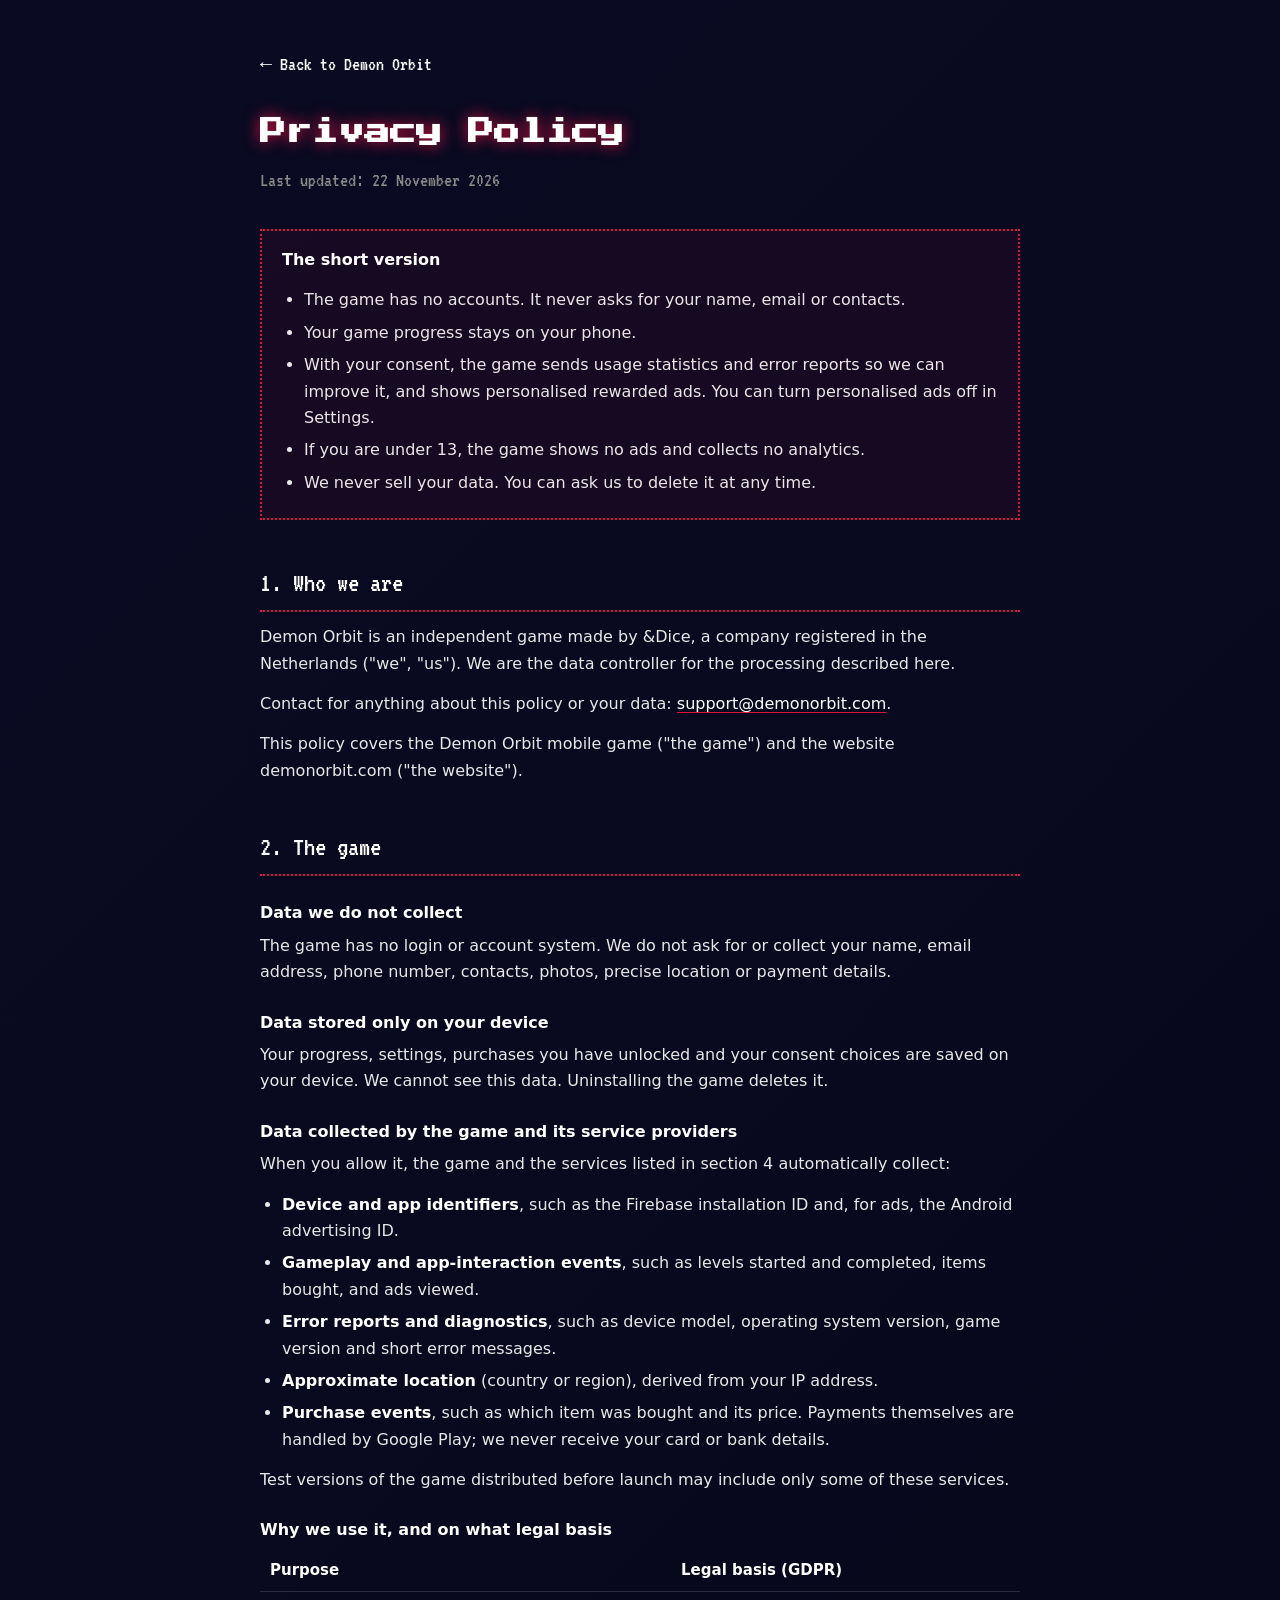
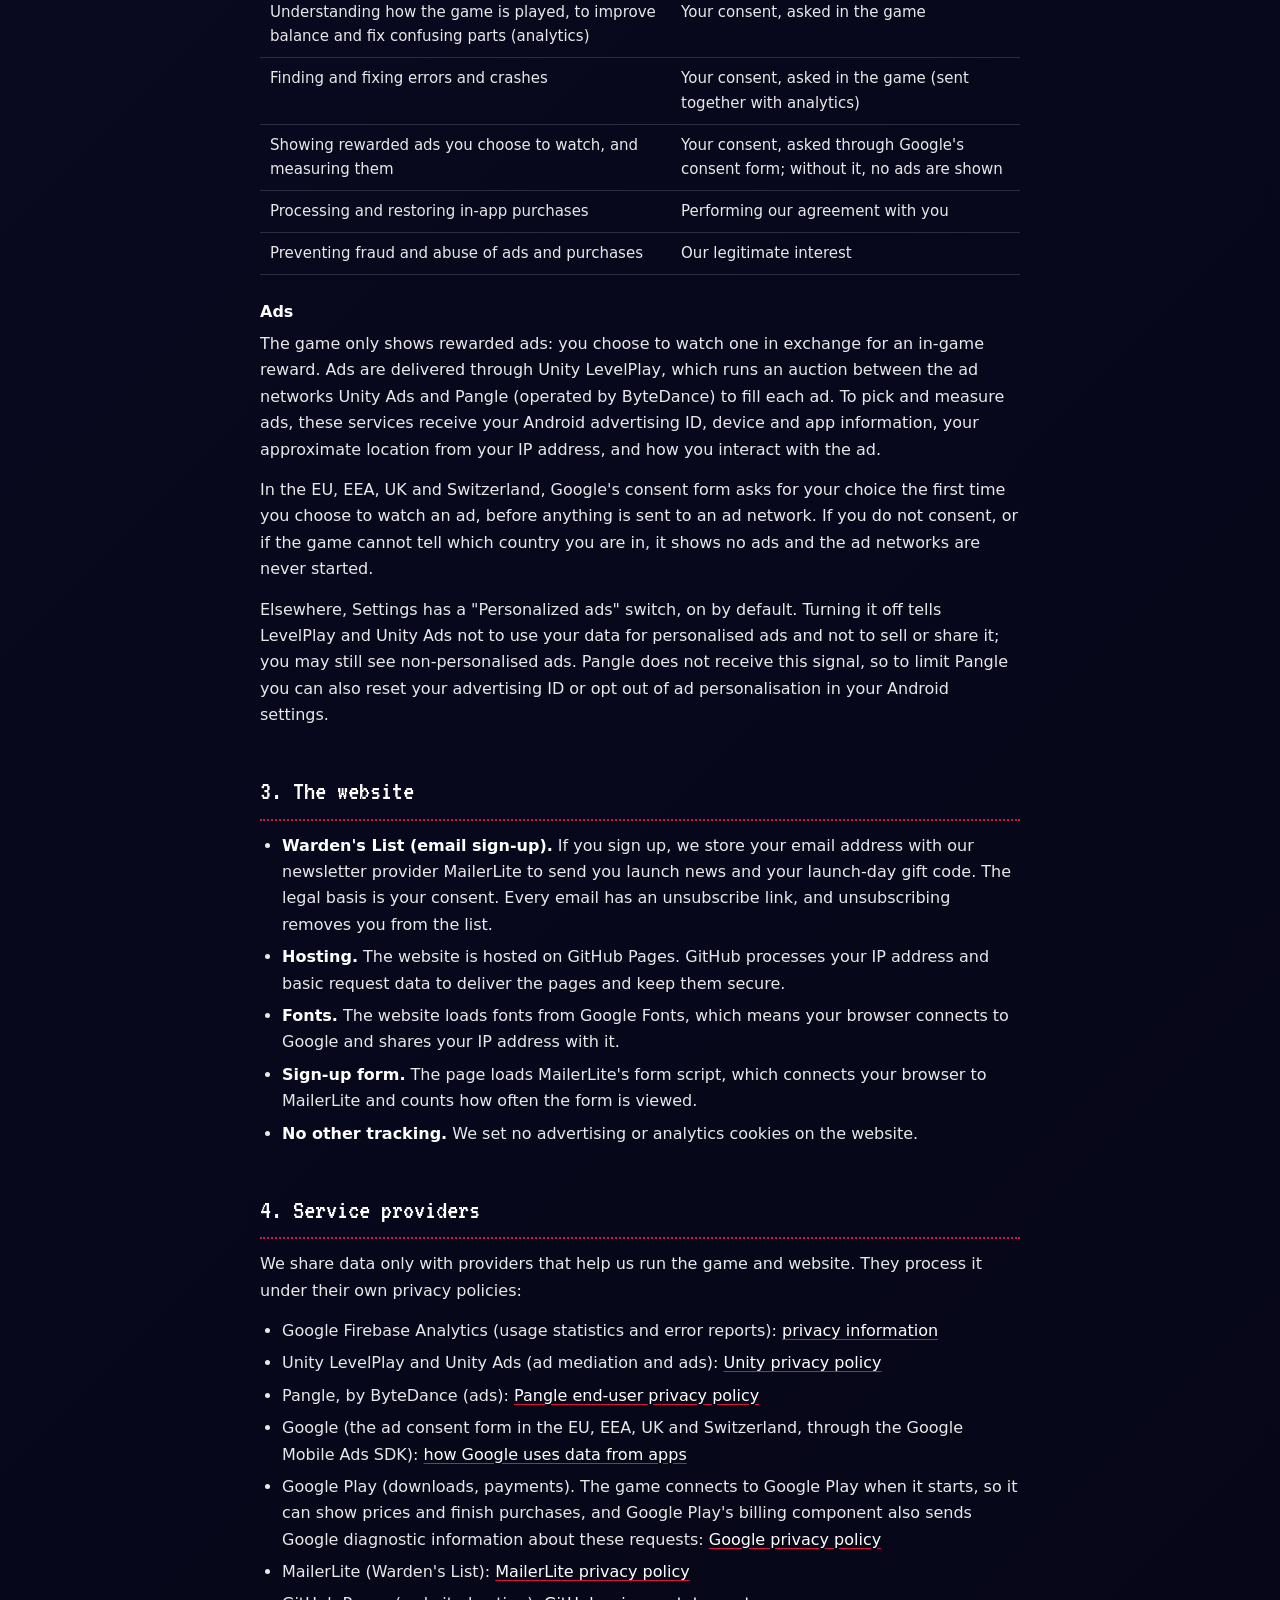
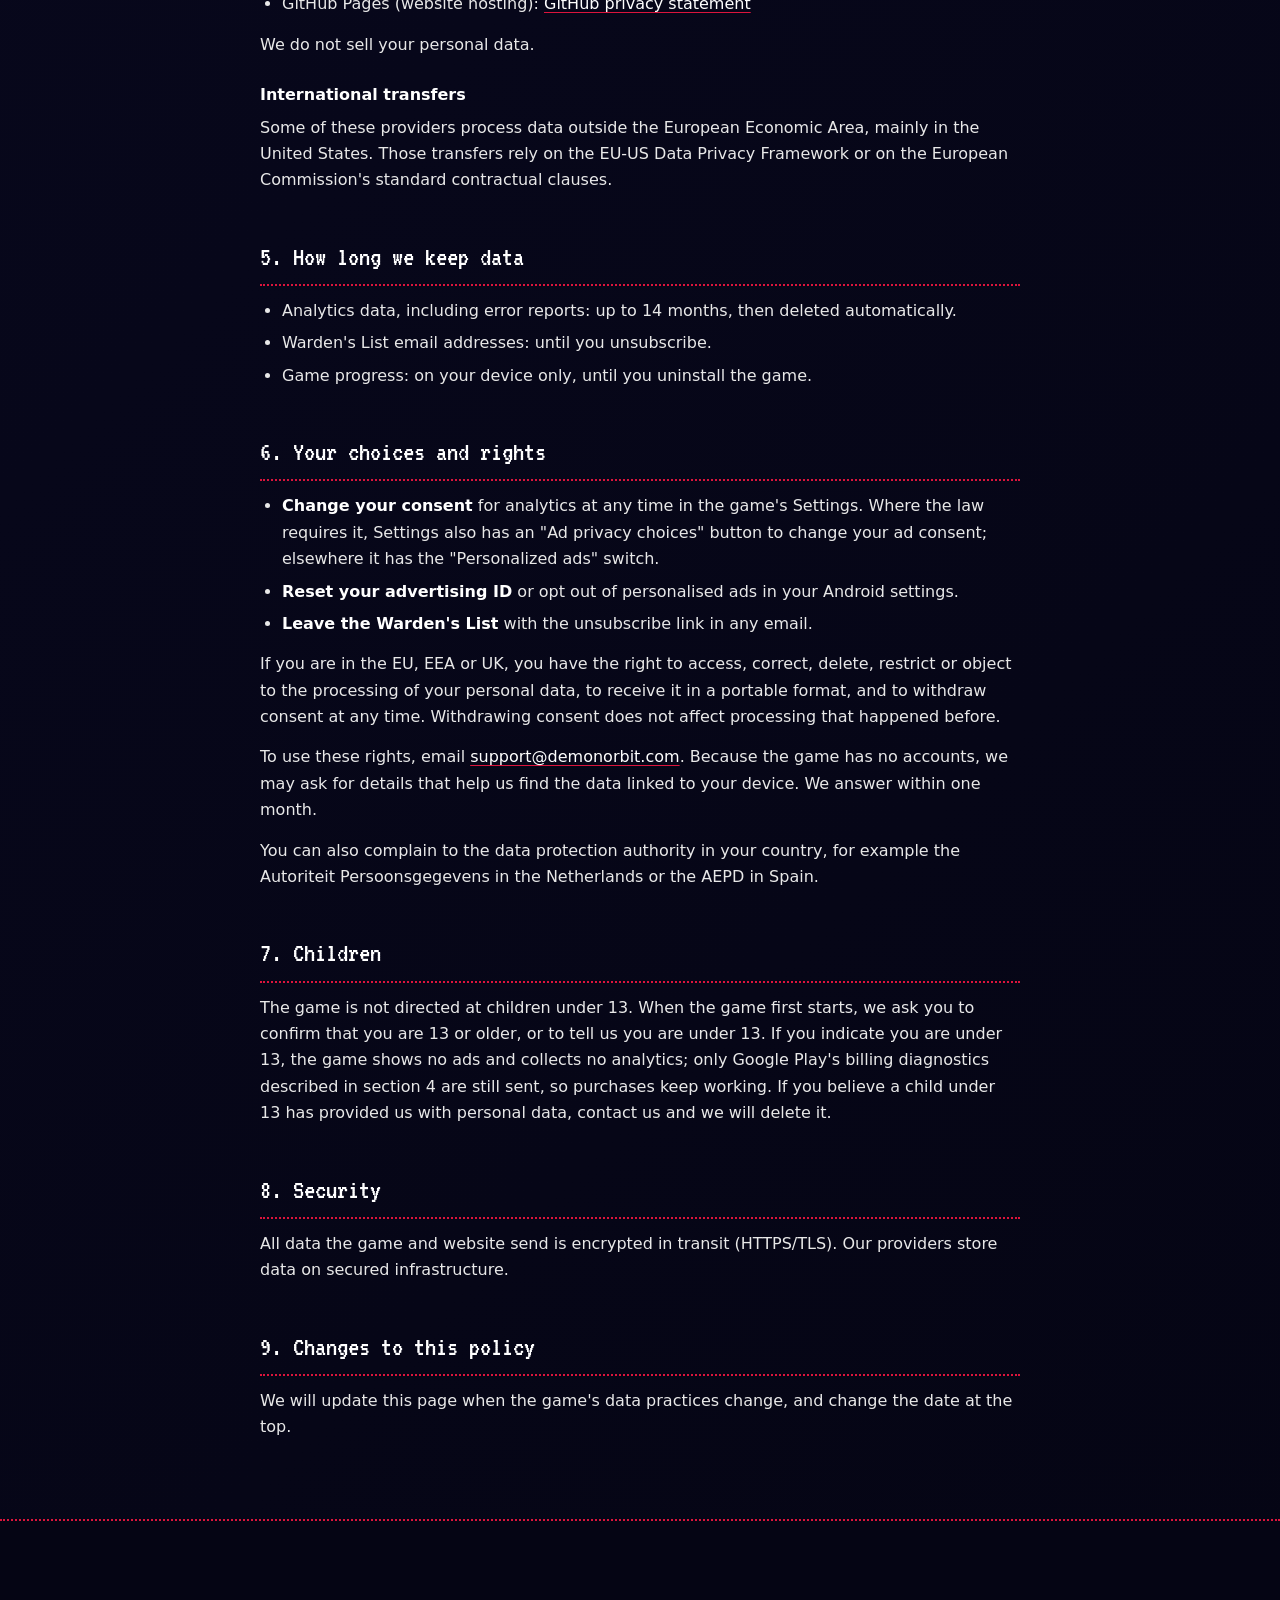
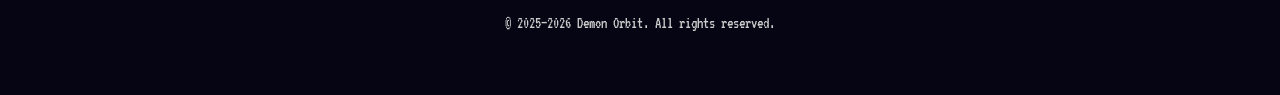
<file: privacy/index.html>
<!DOCTYPE html>
<html lang="en">
<head>
    <meta charset="UTF-8">
    <meta name="viewport" content="width=device-width, initial-scale=1.0">
    <title>Privacy Policy - Demon Orbit</title>
    <meta name="description" content="How Demon Orbit, the mobile game and demonorbit.com, collects and uses data.">
    <meta name="robots" content="index, follow">
    <meta name="theme-color" content="#DC143C">
    <link rel="canonical" href="https://demonorbit.com/privacy/">
    <link rel="icon" type="image/svg+xml" href="../favicon.svg">
    <link rel="preconnect" href="https://fonts.googleapis.com">
    <link rel="preconnect" href="https://fonts.gstatic.com" crossorigin>
    <link href="https://fonts.googleapis.com/css2?family=VT323:wght@400&family=Press+Start+2P&display=swap" rel="stylesheet">
    <link rel="stylesheet" href="../styles.css">
    <style>
        /* Long-form legal text: readable body font, site styling for headings and frame */
        .legal {
            max-width: 760px;
            margin: 0 auto;
            padding: 48px 0 64px;
            font-family: system-ui, -apple-system, "Segoe UI", Roboto, Arial, sans-serif;
            font-size: 16px;
            line-height: 1.65;
            color: var(--light-gray);
        }
        .legal-back {
            display: inline-block;
            margin-bottom: 32px;
            font-family: 'VT323', monospace;
            font-size: 20px;
            color: var(--gray);
            text-decoration: none;
        }
        .legal-back:hover { color: var(--white); }
        .legal h1 {
            font-family: 'Press Start 2P', monospace;
            font-size: clamp(18px, 4.5vw, 26px);
            line-height: 1.5;
            color: var(--white);
            text-shadow: var(--shadow-crimson);
            margin: 0 0 12px;
        }
        .legal .updated {
            font-family: 'VT323', monospace;
            font-size: 20px;
            color: var(--dark-gray);
            margin: 0 0 32px;
        }
        .legal h2 {
            font-family: 'VT323', monospace;
            font-size: 28px;
            font-weight: 400;
            color: var(--white);
            border-bottom: var(--crimson-border);
            padding-bottom: 4px;
            margin: 40px 0 12px;
        }
        .legal h3 {
            font-size: 16px;
            color: var(--white);
            margin: 24px 0 6px;
        }
        .legal p, .legal ul { margin: 0 0 14px; }
        .legal ul { padding-left: 22px; }
        .legal li { margin-bottom: 6px; }
        .legal a { color: var(--white); text-decoration-color: var(--crimson); text-underline-offset: 3px; }
        .legal a:hover { color: var(--crimson); }
        .legal strong { color: var(--white); }
        .legal .summary {
            border: var(--crimson-border);
            background: rgba(220, 20, 60, 0.07);
            padding: 16px 20px;
            margin: 0 0 8px;
        }
        .legal .summary ul { margin: 0; }
        .legal .table-wrap { overflow-x: auto; margin: 0 0 14px; }
        .legal table { width: 100%; border-collapse: collapse; font-size: 15px; }
        .legal th, .legal td {
            text-align: left;
            vertical-align: top;
            padding: 8px 10px;
            border-bottom: 1px solid rgba(255, 255, 255, 0.15);
        }
        .legal th { color: var(--white); font-weight: 600; }
        @media (max-width: 600px) {
            .legal { padding: 32px 0 48px; font-size: 15px; }
            .legal h2 { font-size: 24px; }
        }
    </style>
</head>
<body>
    <main class="container">
        <article class="legal">
            <a class="legal-back" href="../">&larr; Back to Demon Orbit</a>

            <h1>Privacy Policy</h1>
            <p class="updated">Last updated: 22 November 2026</p>

            <div class="summary">
                <p><strong>The short version</strong></p>
                <ul>
                    <li>The game has no accounts. It never asks for your name, email or contacts.</li>
                    <li>Your game progress stays on your phone.</li>
                    <li>With your consent, the game sends usage statistics and error reports so we can improve it, and shows personalised rewarded ads. You can turn personalised ads off in Settings.</li>
                    <li>If you are under 13, the game shows no ads and collects no analytics.</li>
                    <li>We never sell your data. You can ask us to delete it at any time.</li>
                </ul>
            </div>

            <h2>1. Who we are</h2>
            <p>Demon Orbit is an independent game made by &amp;Dice, a company registered in the Netherlands ("we", "us"). We are the data controller for the processing described here.</p>
            <p>Contact for anything about this policy or your data: <a href="mailto:support@demonorbit.com">support@demonorbit.com</a>.</p>
            <p>This policy covers the Demon Orbit mobile game ("the game") and the website demonorbit.com ("the website").</p>

            <h2>2. The game</h2>

            <h3>Data we do not collect</h3>
            <p>The game has no login or account system. We do not ask for or collect your name, email address, phone number, contacts, photos, precise location or payment details.</p>

            <h3>Data stored only on your device</h3>
            <p>Your progress, settings, purchases you have unlocked and your consent choices are saved on your device. We cannot see this data. Uninstalling the game deletes it.</p>

            <h3>Data collected by the game and its service providers</h3>
            <p>When you allow it, the game and the services listed in section 4 automatically collect:</p>
            <ul>
                <li><strong>Device and app identifiers</strong>, such as the Firebase installation ID and, for ads, the Android advertising ID.</li>
                <li><strong>Gameplay and app-interaction events</strong>, such as levels started and completed, items bought, and ads viewed.</li>
                <li><strong>Error reports and diagnostics</strong>, such as device model, operating system version, game version and short error messages.</li>
                <li><strong>Approximate location</strong> (country or region), derived from your IP address.</li>
                <li><strong>Purchase events</strong>, such as which item was bought and its price. Payments themselves are handled by Google Play; we never receive your card or bank details.</li>
            </ul>
            <p>Test versions of the game distributed before launch may include only some of these services.</p>

            <h3>Why we use it, and on what legal basis</h3>
            <div class="table-wrap">
                <table>
                    <thead>
                        <tr><th>Purpose</th><th>Legal basis (GDPR)</th></tr>
                    </thead>
                    <tbody>
                        <tr><td>Understanding how the game is played, to improve balance and fix confusing parts (analytics)</td><td>Your consent, asked in the game</td></tr>
                        <tr><td>Finding and fixing errors and crashes</td><td>Your consent, asked in the game (sent together with analytics)</td></tr>
                        <tr><td>Showing rewarded ads you choose to watch, and measuring them</td><td>Your consent, asked through Google's consent form; without it, no ads are shown</td></tr>
                        <tr><td>Processing and restoring in-app purchases</td><td>Performing our agreement with you</td></tr>
                        <tr><td>Preventing fraud and abuse of ads and purchases</td><td>Our legitimate interest</td></tr>
                    </tbody>
                </table>
            </div>

            <h3>Ads</h3>
            <p>The game only shows rewarded ads: you choose to watch one in exchange for an in-game reward. Ads are delivered through Unity LevelPlay, which runs an auction between the ad networks Unity Ads and Pangle (operated by ByteDance) to fill each ad. To pick and measure ads, these services receive your Android advertising ID, device and app information, your approximate location from your IP address, and how you interact with the ad.</p>
            <p>In the EU, EEA, UK and Switzerland, Google's consent form asks for your choice the first time you choose to watch an ad, before anything is sent to an ad network. If you do not consent, or if the game cannot tell which country you are in, it shows no ads and the ad networks are never started.</p>
            <p>Elsewhere, Settings has a "Personalized ads" switch, on by default. Turning it off tells LevelPlay and Unity Ads not to use your data for personalised ads and not to sell or share it; you may still see non-personalised ads. Pangle does not receive this signal, so to limit Pangle you can also reset your advertising ID or opt out of ad personalisation in your Android settings.</p>

            <h2>3. The website</h2>
            <ul>
                <li><strong>Warden's List (email sign-up).</strong> If you sign up, we store your email address with our newsletter provider MailerLite to send you launch news and your launch-day gift code. The legal basis is your consent. Every email has an unsubscribe link, and unsubscribing removes you from the list.</li>
                <li><strong>Hosting.</strong> The website is hosted on GitHub Pages. GitHub processes your IP address and basic request data to deliver the pages and keep them secure.</li>
                <li><strong>Fonts.</strong> The website loads fonts from Google Fonts, which means your browser connects to Google and shares your IP address with it.</li>
                <li><strong>Sign-up form.</strong> The page loads MailerLite's form script, which connects your browser to MailerLite and counts how often the form is viewed.</li>
                <li><strong>No other tracking.</strong> We set no advertising or analytics cookies on the website.</li>
            </ul>

            <h2>4. Service providers</h2>
            <p>We share data only with providers that help us run the game and website. They process it under their own privacy policies:</p>
            <ul>
                <li>Google Firebase Analytics (usage statistics and error reports): <a href="https://firebase.google.com/support/privacy" target="_blank" rel="noopener noreferrer">privacy information</a></li>
                <li>Unity LevelPlay and Unity Ads (ad mediation and ads): <a href="https://unity.com/legal/game-player-and-app-user-privacy-policy" target="_blank" rel="noopener noreferrer">Unity privacy policy</a></li>
                <li>Pangle, by ByteDance (ads): <a href="https://www.pangleglobal.com/privacy/enduser-en" target="_blank" rel="noopener noreferrer">Pangle end-user privacy policy</a></li>
                <li>Google (the ad consent form in the EU, EEA, UK and Switzerland, through the Google Mobile Ads SDK): <a href="https://policies.google.com/technologies/partner-sites" target="_blank" rel="noopener noreferrer">how Google uses data from apps</a></li>
                <li>Google Play (downloads, payments). The game connects to Google Play when it starts, so it can show prices and finish purchases, and Google Play's billing component also sends Google diagnostic information about these requests: <a href="https://policies.google.com/privacy" target="_blank" rel="noopener noreferrer">Google privacy policy</a></li>
                <li>MailerLite (Warden's List): <a href="https://www.mailerlite.com/legal/privacy-policy" target="_blank" rel="noopener noreferrer">MailerLite privacy policy</a></li>
                <li>GitHub Pages (website hosting): <a href="https://docs.github.com/en/site-policy/privacy-policies/github-general-privacy-statement" target="_blank" rel="noopener noreferrer">GitHub privacy statement</a></li>
            </ul>
            <p>We do not sell your personal data.</p>

            <h3>International transfers</h3>
            <p>Some of these providers process data outside the European Economic Area, mainly in the United States. Those transfers rely on the EU-US Data Privacy Framework or on the European Commission's standard contractual clauses.</p>

            <h2>5. How long we keep data</h2>
            <ul>
                <li>Analytics data, including error reports: up to 14 months, then deleted automatically.</li>
                <li>Warden's List email addresses: until you unsubscribe.</li>
                <li>Game progress: on your device only, until you uninstall the game.</li>
            </ul>

            <h2>6. Your choices and rights</h2>
            <ul>
                <li><strong>Change your consent</strong> for analytics at any time in the game's Settings. Where the law requires it, Settings also has an "Ad privacy choices" button to change your ad consent; elsewhere it has the "Personalized ads" switch.</li>
                <li><strong>Reset your advertising ID</strong> or opt out of personalised ads in your Android settings.</li>
                <li><strong>Leave the Warden's List</strong> with the unsubscribe link in any email.</li>
            </ul>
            <p>If you are in the EU, EEA or UK, you have the right to access, correct, delete, restrict or object to the processing of your personal data, to receive it in a portable format, and to withdraw consent at any time. Withdrawing consent does not affect processing that happened before.</p>
            <p>To use these rights, email <a href="mailto:support@demonorbit.com">support@demonorbit.com</a>. Because the game has no accounts, we may ask for details that help us find the data linked to your device. We answer within one month.</p>
            <p>You can also complain to the data protection authority in your country, for example the Autoriteit Persoonsgegevens in the Netherlands or the AEPD in Spain.</p>

            <h2>7. Children</h2>
            <p>The game is not directed at children under 13. When the game first starts, we ask you to confirm that you are 13 or older, or to tell us you are under 13. If you indicate you are under 13, the game shows no ads and collects no analytics; only Google Play's billing diagnostics described in section 4 are still sent, so purchases keep working. If you believe a child under 13 has provided us with personal data, contact us and we will delete it.</p>

            <h2>8. Security</h2>
            <p>All data the game and website send is encrypted in transit (HTTPS/TLS). Our providers store data on secured infrastructure.</p>

            <h2>9. Changes to this policy</h2>
            <p>We will update this page when the game's data practices change, and change the date at the top.</p>
        </article>
    </main>

    <footer class="footer">
        <div class="container">
            <p class="copyright">&copy; 2025–2026 Demon Orbit. All rights reserved.</p>
        </div>
    </footer>
</body>
</html>
</file>
<file: styles.css>
/* Pixel Fonts loaded via <link> tags in index.html for better performance */

/* CSS Reset and Variables */
* {
    margin: 0;
    padding: 0;
    box-sizing: border-box;
}

:root {
    --crimson: #DC143C;
    --deep-navy: #0A0A23;
    --darker-navy: #050514;
    --white: #FFFFFF;
    --light-gray: #E8E8E8;
    --gray: #CCCCCC;
    --dark-gray: #888888;
    --green: #00FF88;
    --pixel-border: 2px dotted var(--white);
    --crimson-border: 2px dotted var(--crimson);
    --shadow-white: 0 0 10px var(--white);
    --shadow-crimson: 0 0 15px var(--crimson);
}

/* Base Styles with JS-Generated Star Background */
body {
    font-family: 'VT323', monospace;
    background: linear-gradient(135deg, var(--deep-navy) 0%, var(--darker-navy) 100%);
    color: var(--white);
    line-height: 1.5;
    font-size: 18px;
    overflow-x: hidden;
    position: relative;
}

/* Container */
.container {
    max-width: 1200px;
    margin: 0 auto;
    padding: 0 20px;
}

/* Animated Background */
.space-background {
    position: fixed;
    top: 0;
    left: 0;
    width: 100%;
    height: 100%;
    z-index: -1;
    pointer-events: none;
}

/* JS-Generated Stars */
.star {
    position: absolute;
    background: var(--white);
    border-radius: 50%;
    pointer-events: none;
    animation: twinkle 3s infinite;
}

@keyframes twinkle {
    0%, 100% { opacity: 0.5; }
    50% { opacity: 1; }
}

.planet {
    position: absolute;
    width: 16px;
    height: 16px;
    background: var(--crimson);
    border: 1px solid var(--white);
    border-radius: 50%;
    animation: orbit 20s linear infinite;
    opacity: 0.8;
    box-shadow: var(--shadow-crimson);
}

.planet-1 {
    top: 10%;
    left: 20%;
    animation-delay: 0s;
}

.planet-2 {
    top: 30%;
    right: 15%;
    animation-delay: -5s;
}

.planet-3 {
    top: 60%;
    left: 10%;
    animation-delay: -10s;
}

.planet-4 {
    top: 80%;
    right: 30%;
    animation-delay: -15s;
}

.planet-5 {
    top: 20%;
    left: 70%;
    animation-delay: -7s;
}

@keyframes orbit {
    from {
        transform: rotate(0deg) translateX(50px) rotate(0deg);
    }
    to {
        transform: rotate(360deg) translateX(50px) rotate(-360deg);
    }
}

/* Header with Background Image */
.header {
    background-size: cover;
    background-position: center;
    background-repeat: no-repeat;
    border-bottom: var(--crimson-border);
    padding: 60px 0;
    text-align: center;
    position: relative;
    z-index: 10;
    min-height: 300px;
    display: flex;
    align-items: center;
}

.header-overlay {
    position: absolute;
    top: 0;
    left: 0;
    right: 0;
    bottom: 0;
    background: linear-gradient(135deg, rgba(10, 10, 35, 0.8), rgba(5, 5, 20, 0.9));
    z-index: -1;
}

.game-title {
    font-family: 'Press Start 2P', monospace;
    font-size: 48px;
    color: var(--crimson);
    margin-bottom: 30px;
    text-shadow: 2px 2px 0px var(--white), 4px 4px 0px var(--darker-navy);
    letter-spacing: 6px;
}

.subtitle {
    font-size: 28px;
    color: var(--light-gray);
    margin-bottom: 40px;
    max-width: 900px;
    margin-left: auto;
    margin-right: auto;
    text-shadow: 1px 1px 0px var(--darker-navy);
    line-height: 1.4;
}

.discord-nav-btn {
    display: inline-block;
    background: var(--darker-navy);
    color: var(--white);
    padding: 18px 36px;
    border: var(--pixel-border);
    text-decoration: none;
    font-family: 'VT323', monospace;
    font-size: 20px;
    transition: all 0.3s ease;
    text-transform: uppercase;
    box-shadow: var(--shadow-white);
}

.discord-nav-btn:hover {
    background: var(--crimson);
    border: var(--crimson-border);
    color: var(--white);
    box-shadow: var(--shadow-crimson);
    transform: translateY(-2px);
}

/* Main Content */
.main-content {
    padding: 80px 0;
    position: relative;
    z-index: 1;
}

/* Hero Section */
.hero {
    margin-bottom: 50px;
}

.hero-content {
    text-align: center;
}

.hero-title {
    font-family: 'Press Start 2P', monospace;
    font-size: 36px;
    color: var(--crimson);
    margin-bottom: 25px;
    text-shadow: 1px 1px 0px var(--white);
}

.hero-pitch {
    font-size: 22px;
    color: var(--light-gray);
    margin-bottom: 30px;
    max-width: 900px;
    margin-left: auto;
    margin-right: auto;
    line-height: 1.6;
}

/* Screenshot Showcase */
.screenshots-section {
    margin: 50px 0;
    text-align: center;
}

.screenshot-carousel-wrapper {
    position: relative;
}

.screenshot-carousel {
    overflow-x: auto;
    scroll-snap-type: x mandatory;
    -webkit-overflow-scrolling: touch;
    scrollbar-width: none;
    padding: 10px 0;
}

.screenshot-carousel::-webkit-scrollbar {
    display: none;
}

.screenshot-track {
    display: flex;
    gap: 20px;
    width: max-content;
    padding: 0 20px;
    margin: 0 auto;
}

.screenshot-slide {
    scroll-snap-align: center;
    flex: 0 0 auto;
    width: 220px;
    background: var(--deep-navy);
    border: var(--crimson-border);
    border-radius: 12px;
    overflow: hidden;
    transition: transform 0.3s ease, box-shadow 0.3s ease;
}

.screenshot-slide:hover {
    transform: translateY(-4px);
    box-shadow: var(--shadow-crimson);
}

.screenshot-img {
    width: 100%;
    height: auto;
    display: block;
}

.screenshot-caption {
    font-family: 'VT323', monospace;
    font-size: 16px;
    color: var(--gray);
    padding: 10px 12px;
    text-align: center;
    border-top: 1px dotted var(--crimson);
}

/* Carousel dot indicators */
.carousel-dots {
    display: flex;
    justify-content: center;
    gap: 10px;
    margin-top: 20px;
}

.carousel-dot {
    width: 10px;
    height: 10px;
    border-radius: 50%;
    background: var(--dark-gray);
    border: 1px solid var(--gray);
    cursor: pointer;
    transition: all 0.3s ease;
}

.carousel-dot.active {
    background: var(--crimson);
    border-color: var(--white);
    box-shadow: 0 0 8px rgba(220, 20, 60, 0.5);
}

/* Email Section */
.email-section {
    margin: 50px 0;
}

/* Form Trust Signal */
.form-trust {
    font-family: 'VT323', monospace;
    font-size: 14px;
    color: var(--dark-gray);
    margin-top: 12px;
    text-align: center;
}

/* Form Status */
.form-status {
    font-family: 'VT323', monospace;
    font-size: 16px;
    margin-top: 15px;
    min-height: 20px;
    text-align: center;
}

/* Hero Secondary Link */
.hero-secondary-link {
    margin-top: 15px;
    text-align: center;
}

.tiktok-subtle-link {
    color: var(--light-gray);
    text-decoration: underline;
    text-underline-offset: 3px;
    font-family: 'VT323', monospace;
    font-size: 16px;
    transition: all 0.3s ease;
    opacity: 0.7;
}

.tiktok-subtle-link:hover {
    color: var(--crimson);
    opacity: 1;
}

.tiktok-icon {
    margin-right: 4px;
}

/* Hero CTA Styling */
.hero-cta {
    background: var(--darker-navy);
    border: var(--crimson-border);
    padding: 60px;
    margin: 60px auto;
    max-width: 800px;
    text-align: center;
    box-shadow: 0 0 20px rgba(220, 20, 60, 0.3);
}

.signup-title {
    font-family: 'Press Start 2P', monospace;
    font-size: 28px;
    color: var(--crimson);
    margin-bottom: 25px;
    text-shadow: 1px 1px 0px var(--white);
}

.incentive-text {
    font-size: 20px;
    color: var(--green);
    margin-bottom: 35px;
    font-weight: bold;
    text-shadow: 1px 1px 0px var(--darker-navy);
}

.signup-form {
    display: flex;
    flex-direction: column;
    gap: 25px;
}

.form-group {
    text-align: left;
}

.form-input {
    width: 100%;
    padding: 18px;
    background: var(--deep-navy);
    border: var(--pixel-border);
    color: var(--white);
    font-family: 'VT323', monospace;
    font-size: 18px;
    transition: all 0.3s ease;
}

.form-input:focus {
    outline: none;
    border: var(--crimson-border);
    box-shadow: var(--shadow-crimson);
}

.form-input::placeholder {
    color: var(--gray);
}

/* Buttons */
.cta-button {
    font-family: 'VT323', monospace;
    font-size: 20px;
    padding: 20px 40px;
    border: none;
    cursor: pointer;
    text-decoration: none;
    display: inline-block;
    text-align: center;
    text-transform: uppercase;
    transition: all 0.3s ease;
    min-height: 48px;
    font-weight: bold;
}

.cta-button.primary {
    background: var(--crimson);
    color: var(--white);
    border: var(--crimson-border);
    box-shadow: var(--shadow-white);
}

.cta-button.primary:hover {
    background: var(--white);
    color: var(--crimson);
    border: var(--pixel-border);
    box-shadow: var(--shadow-crimson);
    transform: translateY(-3px);
}

/* Hero CTA Button - Clean Implementation */
.hero-cta-button {
    font-family: 'VT323', monospace;
    font-size: 24px;
    font-weight: bold;
    padding: 25px 50px;
    min-height: 60px;
    letter-spacing: 2px;
    background: var(--crimson);
    color: var(--white);
    border: 2px dotted var(--white);
    cursor: pointer;
    text-transform: uppercase;
    transition: all 0.3s ease;
    display: block;
    width: 100%;
    max-width: 400px;
    margin: 30px auto 0;
    box-shadow: 0 0 20px rgba(220, 20, 60, 0.4);
}

.hero-cta-button:hover {
    background: var(--white);
    color: var(--crimson);
    border: 2px dotted var(--crimson);
    box-shadow: 0 0 30px rgba(255, 255, 255, 0.6);
    transform: translateY(-4px) scale(1.02);
}

/* Pre-Trailer Quick CTA */
.pre-trailer-cta {
    margin: 25px auto;
    text-align: center;
}

.cta-quick {
    font-family: 'VT323', monospace;
    font-size: 18px;
    font-weight: bold;
    padding: 15px 30px;
    background: var(--crimson);
    color: var(--white);
    border: 2px dotted var(--white);
    cursor: pointer;
    text-transform: uppercase;
    transition: all 0.3s ease;
    letter-spacing: 1px;
    box-shadow: 0 0 15px rgba(220, 20, 60, 0.3);
}

.cta-quick:hover {
    background: var(--white);
    color: var(--crimson);
    border: 2px dotted var(--crimson);
    transform: translateY(-2px);
    box-shadow: 0 0 20px rgba(255, 255, 255, 0.4);
}

.cta-button.secondary {
    background: var(--darker-navy);
    color: var(--white);
    border: var(--pixel-border);
    box-shadow: var(--shadow-white);
}

.cta-button.secondary:hover {
    background: var(--crimson);
    border: var(--crimson-border);
    box-shadow: var(--shadow-crimson);
    transform: translateY(-3px);
}

.section-title {
    font-family: 'Press Start 2P', monospace;
    font-size: 32px;
    color: var(--crimson);
    margin-bottom: 40px;
    text-shadow: 1px 1px 0px var(--white);
}

/* Footer */
.footer {
    background: var(--darker-navy);
    border-top: var(--crimson-border);
    padding: 60px 0;
    text-align: center;
    position: relative;
    z-index: 10;
}

.social-links {
    display: flex;
    justify-content: center;
    gap: 40px;
    margin-bottom: 50px;
}

.social-link {
    display: flex;
    align-items: center;
    gap: 12px;
    color: var(--white);
    text-decoration: none;
    padding: 18px 24px;
    border: var(--pixel-border);
    background: var(--deep-navy);
    font-family: 'VT323', monospace;
    font-size: 18px;
    transition: all 0.3s ease;
    box-shadow: var(--shadow-white);
}

.social-link:hover {
    background: var(--crimson);
    border: var(--crimson-border);
    box-shadow: var(--shadow-crimson);
    transform: translateY(-2px);
}

.social-icon {
    font-size: 20px;
}

.game-logo {
    width: 100px;
    height: 100px;
    background: var(--crimson);
    border: var(--pixel-border);
    margin: 40px auto;
    display: flex;
    align-items: center;
    justify-content: center;
    box-shadow: var(--shadow-white);
}

.logo-text {
    font-family: 'Press Start 2P', monospace;
    font-size: 24px;
    color: var(--white);
    text-shadow: 1px 1px 0px var(--crimson);
}

.copyright {
    font-size: 16px;
    color: var(--gray);
    margin-top: 30px;
}

/* FAQ Section */
.faq-section {
    margin: 50px 0;
    text-align: center;
}

.faq-list {
    max-width: 800px;
    margin: 0 auto;
    text-align: left;
}

.faq-item {
    background: var(--darker-navy);
    border: var(--crimson-border);
    padding: 25px 30px;
    margin-bottom: 15px;
    transition: box-shadow 0.3s ease;
}

.faq-item:hover {
    box-shadow: var(--shadow-crimson);
}

.faq-question {
    font-family: 'Press Start 2P', monospace;
    font-size: 14px;
    color: var(--crimson);
    margin-bottom: 12px;
    line-height: 1.6;
}

.faq-answer {
    font-family: 'VT323', monospace;
    font-size: 18px;
    color: var(--light-gray);
    line-height: 1.6;
}

/* Responsive Design */

/* Tablet Styles */
@media (max-width: 768px) {
    .container {
        padding: 0 15px;
    }
    
    .game-title {
        font-size: 32px;
        letter-spacing: 3px;
    }
    
    .subtitle {
        font-size: 24px;
    }
    
    .hero-title {
        font-size: 28px;
    }
    
    .hero-pitch {
        font-size: 19px;
    }
    
    .screenshot-slide {
        width: 200px;
    }

    .hero-cta {
        padding: 45px 25px;
    }

    .hero-cta-button {
        font-size: 20px;
        padding: 22px 35px;
        letter-spacing: 1px;
    }

    .cta-quick {
        font-size: 16px;
        padding: 12px 25px;
    }

    .signup-title {
        font-size: 22px;
    }

    .section-title {
        font-size: 26px;
    }

    .social-links {
        flex-direction: column;
        align-items: center;
        gap: 25px;
    }

    .faq-question {
        font-size: 12px;
    }
}

/* Mobile Styles */
@media (max-width: 480px) {
    body {
        font-size: 16px;
    }
    
    .container {
        padding: 0 12px;
    }
    
    .header {
        padding: 40px 0;
        min-height: 250px;
    }
    
    .game-title {
        font-size: 24px;
        letter-spacing: 2px;
        margin-bottom: 20px;
    }
    
    .subtitle {
        font-size: 20px;
        padding: 0 10px;
        margin-bottom: 30px;
    }
    
    .discord-nav-btn {
        width: 100%;
        max-width: 320px;
        padding: 15px 25px;
        font-size: 16px;
    }
    
    .main-content {
        padding: 30px 0;
    }

    .hero {
        margin-bottom: 30px;
    }

    .hero-title {
        font-size: 22px;
        margin-bottom: 15px;
    }

    .hero-pitch {
        font-size: 16px;
        padding: 0 10px;
        margin-bottom: 20px;
    }

    .pre-trailer-cta {
        margin: 15px auto;
    }

    .screenshot-slide {
        width: 180px;
    }

    .screenshot-caption {
        font-size: 13px;
        padding: 8px;
    }

    .screenshots-section {
        margin: 30px 0;
    }

    .email-section {
        margin: 30px 0;
    }

    .hero-cta {
        padding: 30px 15px;
        margin: 0 auto;
    }
    
    .signup-title {
        font-size: 18px;
        margin-bottom: 20px;
    }
    
    .incentive-text {
        font-size: 16px;
        margin-bottom: 25px;
    }
    
    .form-input {
        padding: 15px;
        font-size: 16px;
    }
    
    .cta-button {
        width: 100%;
        padding: 18px 25px;
        font-size: 16px;
        min-height: 48px;
    }
    
    .hero-cta-button {
        font-size: 18px;
        padding: 20px 30px;
        min-height: 50px;
        letter-spacing: 1px;
    }
    
    .cta-quick {
        font-size: 15px;
        padding: 10px 20px;
        width: 100%;
        max-width: 280px;
    }
    
    .section-title {
        font-size: 20px;
        margin-bottom: 25px;
    }

    .footer {
        padding: 40px 0;
    }
    
    .social-link {
        width: 100%;
        max-width: 280px;
        justify-content: center;
        padding: 15px 20px;
        font-size: 16px;
    }
    
    .game-logo {
        width: 80px;
        height: 80px;
    }
    
    .logo-text {
        font-size: 18px;
    }
    
    .faq-item {
        padding: 20px 15px;
    }

    .faq-question {
        font-size: 11px;
    }

    .faq-answer {
        font-size: 16px;
    }

    /* Hide extra planets on mobile */
    .mobile-hidden {
        display: none;
    }
}

/* High DPI / Large Screen Adjustments */
@media (min-width: 1400px) {
    .game-title {
        font-size: 56px;
        letter-spacing: 8px;
    }
    
    .hero-title {
        font-size: 42px;
    }
    
    .section-title {
        font-size: 38px;
    }
    
    .hero-pitch {
        font-size: 24px;
    }

    .screenshot-slide {
        width: 280px;
    }
}

/* Touch-friendly enhancements */
@media (hover: none) and (pointer: coarse) {
    .cta-button, .social-link, .discord-nav-btn {
        min-height: 48px;
        padding: 18px 25px;
    }
    
    .form-input {
        min-height: 48px;
    }
}

/* Reduced motion for accessibility */
@media (prefers-reduced-motion: reduce) {
    .planet {
        animation: none;
    }
    
    * {
        transition: none !important;
    }
    
    .cta-button:hover,
    .social-link:hover,
    .discord-nav-btn:hover {
        transform: none;
    }
}

/* Print styles */
@media print {
    .space-background,
    .planet {
        display: none;
    }
    
    body {
        background: white;
        color: black;
    }
    
    .header-overlay {
        background: rgba(255, 255, 255, 0.9);
    }
}
/* Footer legal link */
.footer-legal {
    margin: 0 0 12px;
}

.footer-legal a {
    color: var(--gray);
    font-size: 18px;
    text-decoration: underline;
    text-decoration-color: var(--crimson);
    text-underline-offset: 3px;
}

.footer-legal a:hover {
    color: var(--white);
}
</file>
